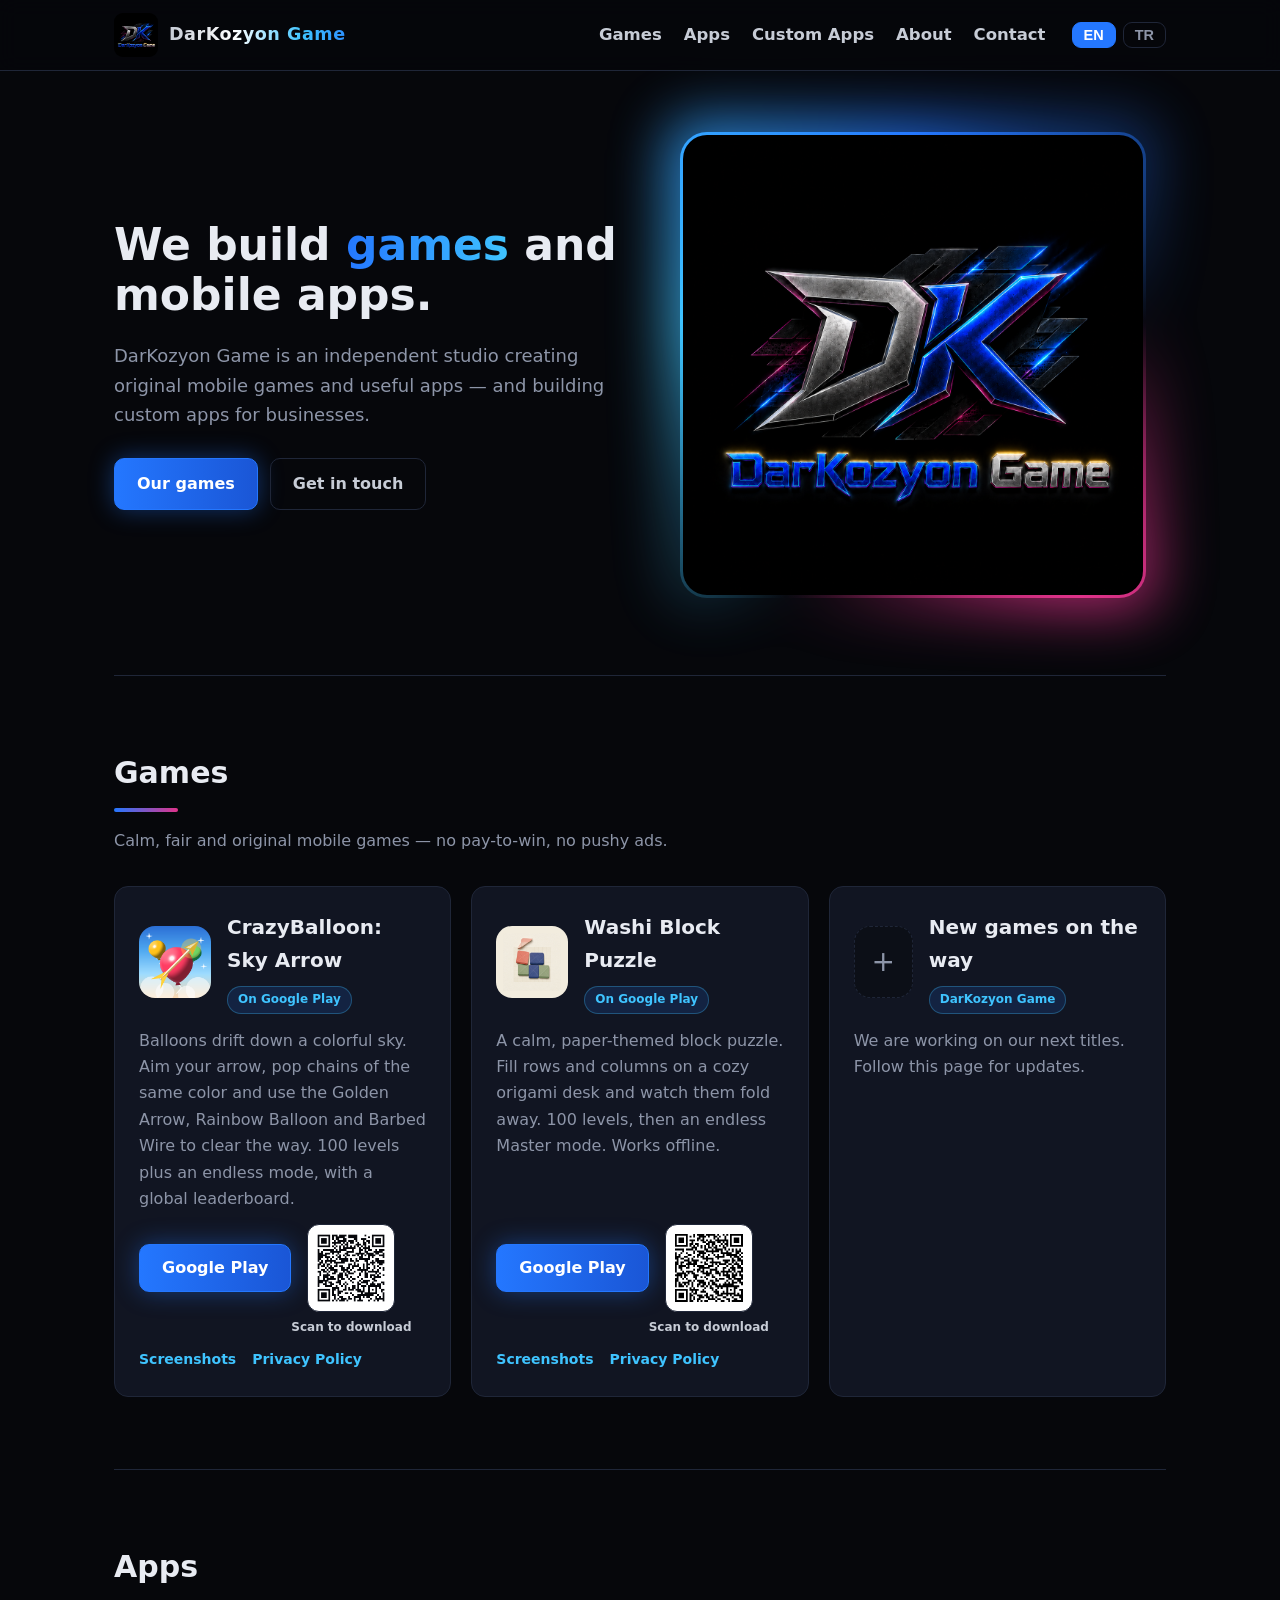
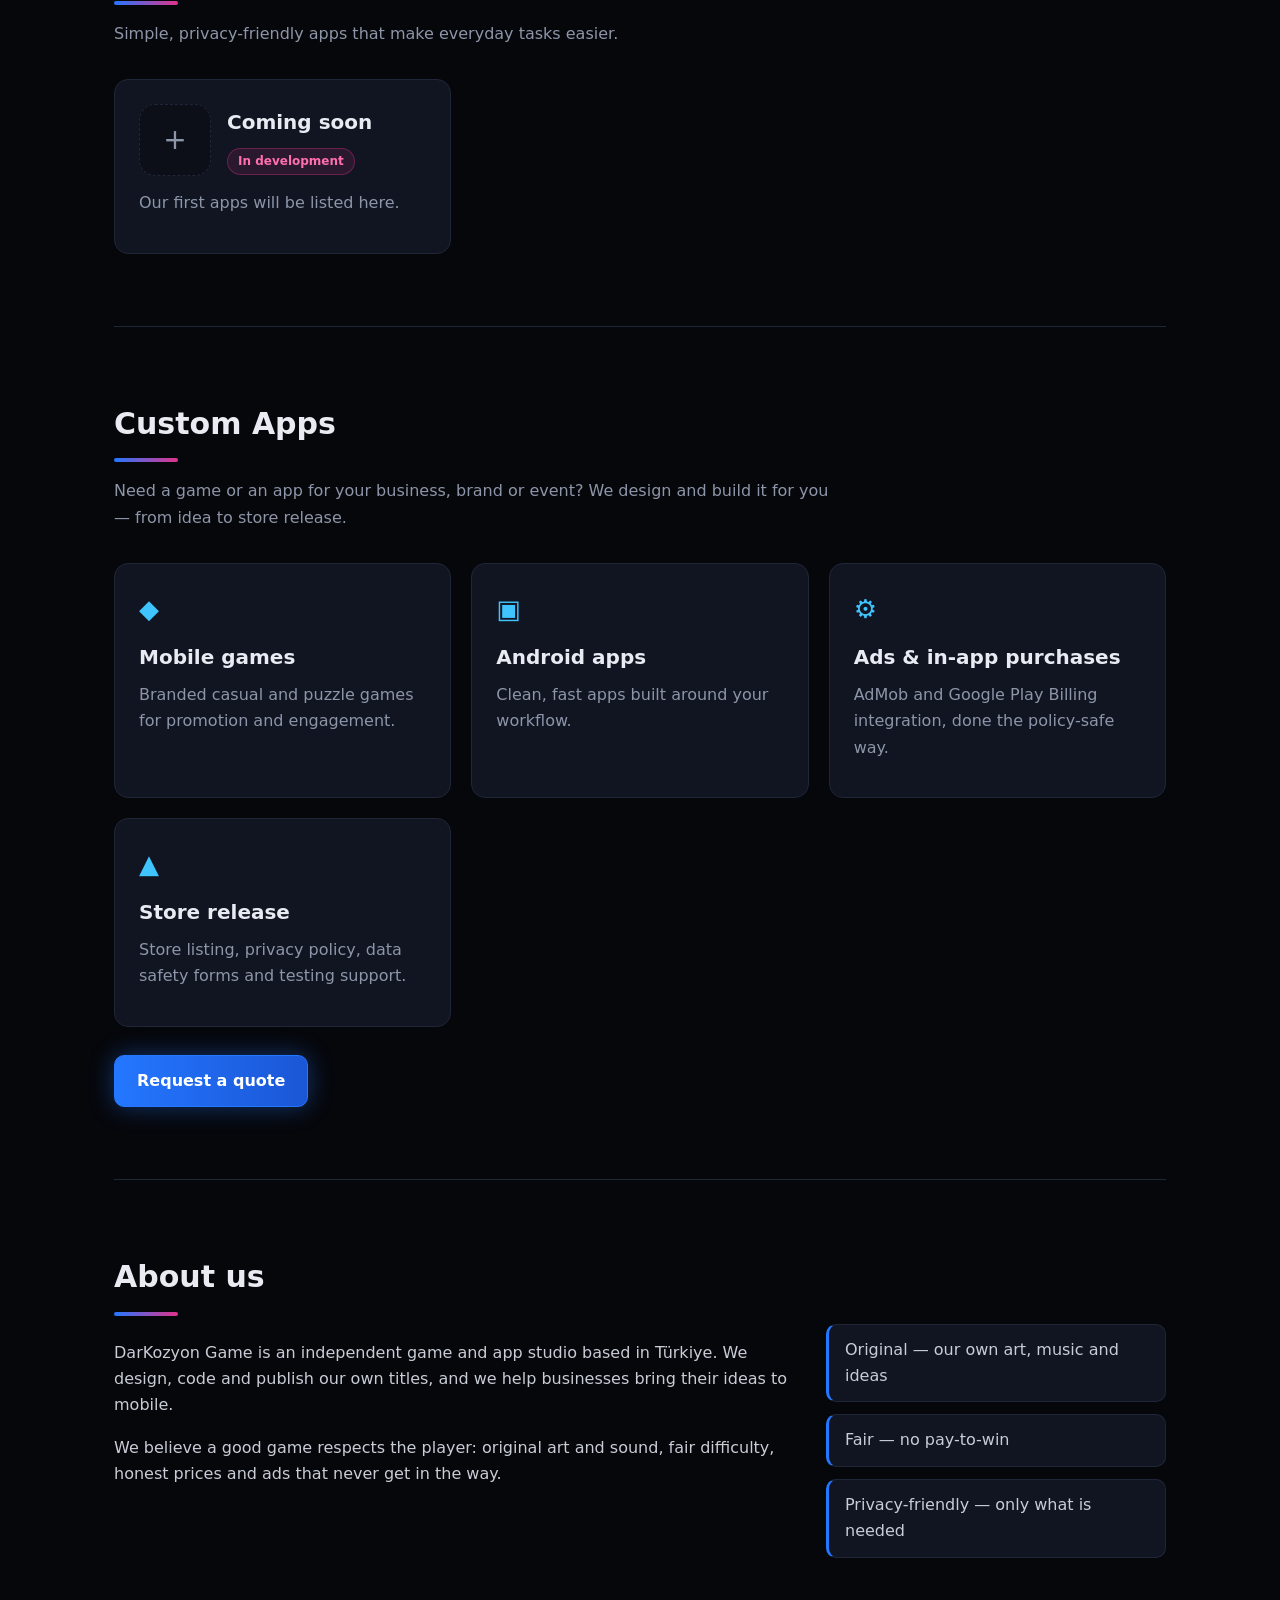
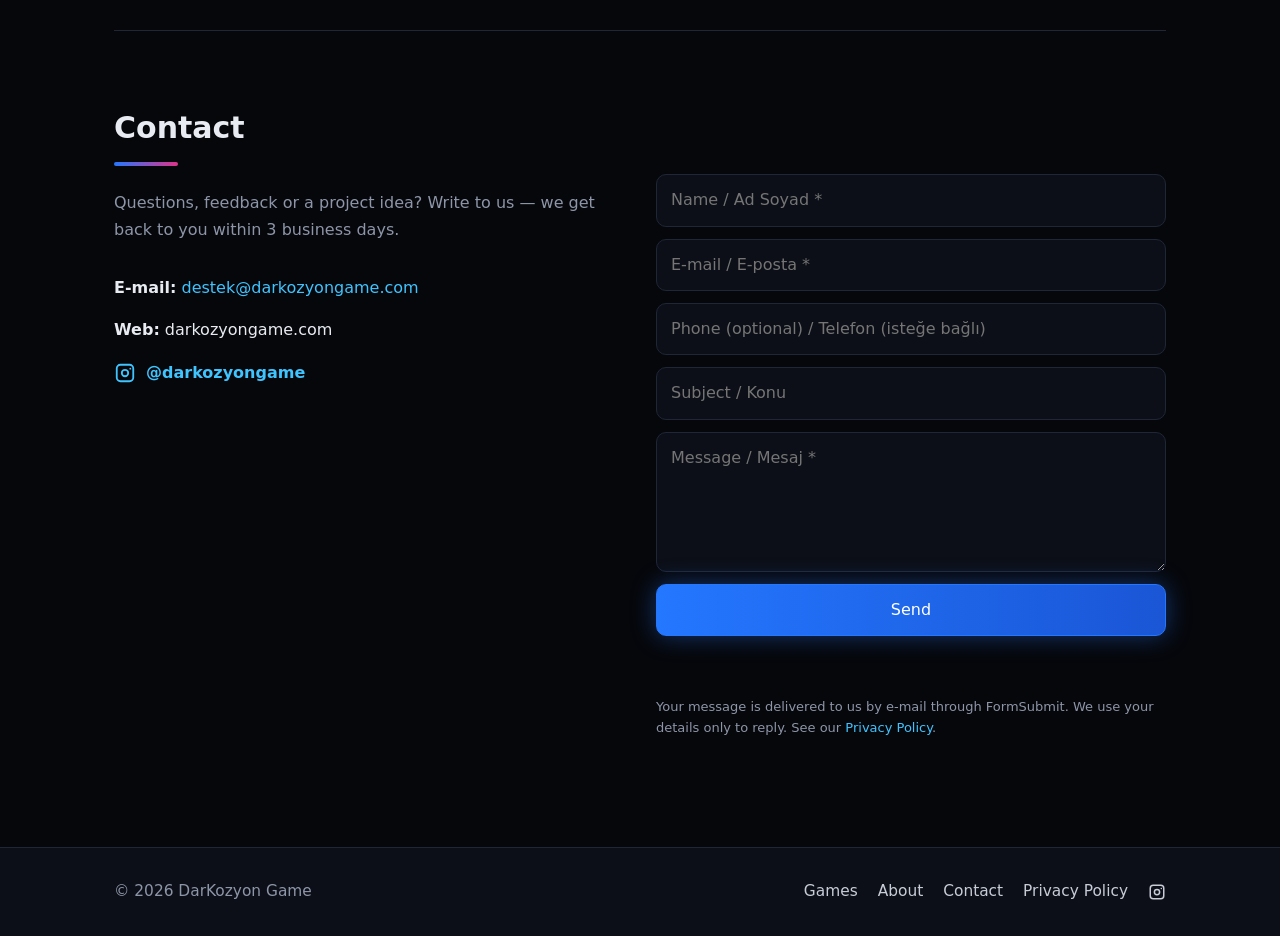
<file: index.html>
<!DOCTYPE html>
<html lang="en">
<head>
<meta charset="utf-8">
<meta name="viewport" content="width=device-width, initial-scale=1">
<title>DarKozyon Game</title>
<meta name="description" content="DarKozyon Game — independent mobile games and apps. Custom app development.">
<link rel="icon" href="assets/darkozyon_logo.png">
<link rel="stylesheet" href="style.css?v=20261128d">
</head>
<body class="en">

<header class="site-header">
  <nav class="nav">
    <a class="nav-brand" href="#top">
      <img src="assets/darkozyon_logo.png" alt="DarKozyon Game logo">
      <span class="brand-text">DarKozyon Game</span>
    </a>
    <div class="nav-links">
      <a href="#games"><span data-lang="en">Games</span><span data-lang="tr">Oyunlar</span></a>
      <a href="#apps"><span data-lang="en">Apps</span><span data-lang="tr">Uygulamalar</span></a>
      <a href="#custom"><span data-lang="en">Custom Apps</span><span data-lang="tr">Özel Uygulamalar</span></a>
      <a href="#about"><span data-lang="en">About</span><span data-lang="tr">Hakkımızda</span></a>
      <a href="#contact"><span data-lang="en">Contact</span><span data-lang="tr">İletişim</span></a>
    </div>
    <div class="lang">
      <button data-set="en">EN</button>
      <button data-set="tr">TR</button>
    </div>
  </nav>
</header>

<main id="top">

  <section class="hero">
    <div>
      <h1 data-lang="en">We build <span class="accent">games</span> and mobile apps.</h1>
      <h1 data-lang="tr">Oyunlar ve <span class="accent">mobil uygulamalar</span> geliştiriyoruz.</h1>
      <p data-lang="en">DarKozyon Game is an independent studio creating original mobile games and useful apps — and building custom apps for businesses.</p>
      <p data-lang="tr">DarKozyon Game; özgün mobil oyunlar ve kullanışlı uygulamalar üreten, işletmeler için özel uygulamalar geliştiren bağımsız bir stüdyodur.</p>
      <div class="buttons">
        <a class="btn btn-primary" href="#games"><span data-lang="en">Our games</span><span data-lang="tr">Oyunlarımız</span></a>
        <a class="btn btn-ghost" href="#contact"><span data-lang="en">Get in touch</span><span data-lang="tr">İletişime geç</span></a>
      </div>
    </div>
    <div class="logo-stage">
      <div class="logo-tilt">
        <div class="logo-ring"></div>
        <div class="logo-frame">
          <img class="hero-logo" src="assets/darkozyon_logo.png" alt="DarKozyon Game">
          <span class="logo-shine"></span>
        </div>
        <span class="spark s1"></span><span class="spark s2"></span><span class="spark s3"></span>
        <span class="spark s4"></span><span class="spark s5"></span><span class="spark s6"></span>
        <span class="spark s7"></span><span class="spark s8"></span>
      </div>
    </div>
  </section>

  <section id="games">
    <h2 class="section-title"><span data-lang="en">Games</span><span data-lang="tr">Oyunlar</span></h2>
    <p class="section-lead" data-lang="en">Calm, fair and original mobile games — no pay-to-win, no pushy ads.</p>
    <p class="section-lead" data-lang="tr">Sakin, adil ve özgün mobil oyunlar — parayla kazanma yok, rahatsız edici reklam yok.</p>
    <div class="grid">
      <article class="card">
        <a class="card-head" href="crazyballoon.html">
          <img src="assets/crazyballoon_icon.png" alt="CrazyBalloon: Sky Arrow">
          <div>
            <h3>CrazyBalloon: Sky Arrow</h3>
            <span class="tag" data-lang="en">On Google Play</span>
            <span class="tag" data-lang="tr">Google Play'de</span>
          </div>
        </a>
        <p data-lang="en">Balloons drift down a colorful sky. Aim your arrow, pop chains of the same color and use the Golden Arrow, Rainbow Balloon and Barbed Wire to clear the way. 100 levels plus an endless mode, with a global leaderboard.</p>
        <p data-lang="tr">Balonlar renkli gökyüzünden yavaşça iner. Okunla nişan al, aynı renkteki balonları zincirleme patlat; Altın Ok, Rengarenk Balon ve Dikenli Tel ile yolu aç. 100 level, sonsuz mod ve global skor tablosu.</p>
        <div class="store-row">
          <a class="btn btn-primary store-btn" href="https://play.google.com/store/apps/details?id=com.darkozyongame.crazyballoon" target="_blank" rel="noopener noreferrer">Google Play</a>
          <a class="store-qr" href="https://play.google.com/store/apps/details?id=com.darkozyongame.crazyballoon" target="_blank" rel="noopener noreferrer">
            <img src="assets/crazyballoon_play_qr.png" alt="QR code for CrazyBalloon: Sky Arrow on Google Play" width="88" height="88">
            <span data-lang="en">Scan to download</span>
            <span data-lang="tr">İndirmek için tara</span>
          </a>
        </div>
        <div class="card-links">
          <a href="crazyballoon.html"><span data-lang="en">Screenshots</span><span data-lang="tr">Ekran görüntüleri</span></a>
          <a href="crazyballoon-privacy.html"><span data-lang="en">Privacy Policy</span><span data-lang="tr">Gizlilik Politikası</span></a>
        </div>
      </article>
      <article class="card">
        <a class="card-head" href="washi.html">
          <img src="assets/icon.png" alt="Washi Block Puzzle">
          <div>
            <h3>Washi Block Puzzle</h3>
            <span class="tag" data-lang="en">On Google Play</span>
            <span class="tag" data-lang="tr">Google Play'de</span>
          </div>
        </a>
        <p data-lang="en">A calm, paper-themed block puzzle. Fill rows and columns on a cozy origami desk and watch them fold away. 100 levels, then an endless Master mode. Works offline.</p>
        <p data-lang="tr">Sakin, kağıt temalı bir blok bulmaca. Origami masasında satır ve sütunları doldur, katlanarak silinmelerini izle. 100 seviye, ardından sonsuz Master modu. İnternetsiz oynanır.</p>
        <div class="store-row">
          <a class="btn btn-primary store-btn" href="https://play.google.com/store/apps/details?id=com.darkozyongame.washiblockpuzzle" target="_blank" rel="noopener noreferrer">Google Play</a>
          <a class="store-qr" href="https://play.google.com/store/apps/details?id=com.darkozyongame.washiblockpuzzle" target="_blank" rel="noopener noreferrer">
            <img src="assets/washi_play_qr.png" alt="QR code for Washi Block Puzzle on Google Play" width="88" height="88">
            <span data-lang="en">Scan to download</span>
            <span data-lang="tr">İndirmek için tara</span>
          </a>
        </div>
        <div class="card-links">
          <a href="washi.html"><span data-lang="en">Screenshots</span><span data-lang="tr">Ekran görüntüleri</span></a>
          <a href="washi-privacy.html"><span data-lang="en">Privacy Policy</span><span data-lang="tr">Gizlilik Politikası</span></a>
        </div>
      </article>
      <article class="card">
        <div class="card-head">
          <div class="placeholder">+</div>
          <div>
            <h3 data-lang="en">New games on the way</h3>
            <h3 data-lang="tr">Yeni oyunlar yolda</h3>
            <span class="tag">DarKozyon Game</span>
          </div>
        </div>
        <p data-lang="en">We are working on our next titles. Follow this page for updates.</p>
        <p data-lang="tr">Sıradaki oyunlarımız üzerinde çalışıyoruz. Gelişmeler için bu sayfayı takip edin.</p>
      </article>
    </div>
  </section>

  <section id="apps">
    <h2 class="section-title"><span data-lang="en">Apps</span><span data-lang="tr">Uygulamalar</span></h2>
    <p class="section-lead" data-lang="en">Simple, privacy-friendly apps that make everyday tasks easier.</p>
    <p class="section-lead" data-lang="tr">Günlük işleri kolaylaştıran, gizliliğe saygılı sade uygulamalar.</p>
    <div class="grid">
      <article class="card">
        <div class="card-head">
          <div class="placeholder">+</div>
          <div>
            <h3 data-lang="en">Coming soon</h3>
            <h3 data-lang="tr">Yakında</h3>
            <span class="tag soon" data-lang="en">In development</span>
            <span class="tag soon" data-lang="tr">Geliştiriliyor</span>
          </div>
        </div>
        <p data-lang="en">Our first apps will be listed here.</p>
        <p data-lang="tr">İlk uygulamalarımız burada yer alacak.</p>
      </article>
    </div>
  </section>

  <section id="custom">
    <h2 class="section-title"><span data-lang="en">Custom Apps</span><span data-lang="tr">Özel Uygulamalar</span></h2>
    <p class="section-lead" data-lang="en">Need a game or an app for your business, brand or event? We design and build it for you — from idea to store release.</p>
    <p class="section-lead" data-lang="tr">İşletmeniz, markanız ya da etkinliğiniz için bir oyun veya uygulama mı lazım? Fikirden mağaza yayınına kadar sizin için tasarlayıp geliştiriyoruz.</p>
    <div class="grid">
      <article class="card">
        <div class="icon">◆</div>
        <h3 data-lang="en">Mobile games</h3><h3 data-lang="tr">Mobil oyunlar</h3>
        <p data-lang="en">Branded casual and puzzle games for promotion and engagement.</p>
        <p data-lang="tr">Tanıtım ve etkileşim için markanıza özel casual ve bulmaca oyunları.</p>
      </article>
      <article class="card">
        <div class="icon">▣</div>
        <h3 data-lang="en">Android apps</h3><h3 data-lang="tr">Android uygulamalar</h3>
        <p data-lang="en">Clean, fast apps built around your workflow.</p>
        <p data-lang="tr">İş akışınıza göre tasarlanmış sade ve hızlı uygulamalar.</p>
      </article>
      <article class="card">
        <div class="icon">⚙</div>
        <h3 data-lang="en">Ads &amp; in-app purchases</h3><h3 data-lang="tr">Reklam ve uygulama içi satın alma</h3>
        <p data-lang="en">AdMob and Google Play Billing integration, done the policy-safe way.</p>
        <p data-lang="tr">AdMob ve Google Play Billing entegrasyonu, mağaza kurallarına uygun şekilde.</p>
      </article>
      <article class="card">
        <div class="icon">▲</div>
        <h3 data-lang="en">Store release</h3><h3 data-lang="tr">Mağaza yayını</h3>
        <p data-lang="en">Store listing, privacy policy, data safety forms and testing support.</p>
        <p data-lang="tr">Mağaza sayfası, gizlilik politikası, veri güvenliği formları ve test desteği.</p>
      </article>
    </div>
    <div class="buttons" style="margin-top: 28px;">
      <a class="btn btn-primary" href="#contact"><span data-lang="en">Request a quote</span><span data-lang="tr">Teklif isteyin</span></a>
    </div>
  </section>

  <section id="about">
    <h2 class="section-title"><span data-lang="en">About us</span><span data-lang="tr">Hakkımızda</span></h2>
    <div class="about">
      <div>
        <p data-lang="en">DarKozyon Game is an independent game and app studio based in Türkiye. We design, code and publish our own titles, and we help businesses bring their ideas to mobile.</p>
        <p data-lang="tr">DarKozyon Game, Türkiye merkezli bağımsız bir oyun ve uygulama stüdyosudur. Kendi oyunlarımızı tasarlıyor, kodluyor ve yayınlıyoruz; işletmelerin fikirlerini mobile taşımalarına da yardımcı oluyoruz.</p>
        <p data-lang="en">We believe a good game respects the player: original art and sound, fair difficulty, honest prices and ads that never get in the way.</p>
        <p data-lang="tr">İyi bir oyunun oyuncuya saygı duyduğuna inanıyoruz: özgün görsel ve ses, adil zorluk, dürüst fiyatlar ve oyunun önüne geçmeyen reklamlar.</p>
      </div>
      <ul class="values">
        <li><span data-lang="en">Original — our own art, music and ideas</span><span data-lang="tr">Özgün — kendi görselimiz, müziğimiz ve fikirlerimiz</span></li>
        <li><span data-lang="en">Fair — no pay-to-win</span><span data-lang="tr">Adil — parayla kazanma yok</span></li>
        <li><span data-lang="en">Privacy-friendly — only what is needed</span><span data-lang="tr">Gizliliğe saygılı — yalnızca gerekeni</span></li>
      </ul>
    </div>
  </section>

  <section id="contact">
    <h2 class="section-title"><span data-lang="en">Contact</span><span data-lang="tr">İletişim</span></h2>
    <div class="contact">
      <div>
        <p class="section-lead" data-lang="en">Questions, feedback or a project idea? Write to us — we get back to you within 3 business days.</p>
        <p class="section-lead" data-lang="tr">Sorunuz, geri bildiriminiz ya da proje fikriniz mi var? Bize yazın — 3 iş günü içinde geri dönüyoruz.</p>
        <p><strong>E-mail:</strong> <a href="mailto:destek@darkozyongame.com">destek@darkozyongame.com</a></p>
        <p><strong>Web:</strong> darkozyongame.com</p>
        <p class="social-row">
          <a class="social-link" href="https://www.instagram.com/darkozyongame/" target="_blank" rel="noopener noreferrer" aria-label="Instagram @darkozyongame">
            <svg class="social-icon" viewBox="0 0 24 24" aria-hidden="true" focusable="false">
              <path fill="currentColor" d="M7 2h10a5 5 0 0 1 5 5v10a5 5 0 0 1-5 5H7a5 5 0 0 1-5-5V7a5 5 0 0 1 5-5zm0 2a3 3 0 0 0-3 3v10a3 3 0 0 0 3 3h10a3 3 0 0 0 3-3V7a3 3 0 0 0-3-3H7zm5 3.5A4.5 4.5 0 1 1 7.5 12 4.5 4.5 0 0 1 12 7.5zm0 2A2.5 2.5 0 1 0 14.5 12 2.5 2.5 0 0 0 12 9.5zM17.75 6.25a1 1 0 1 1-1 1 1 1 0 0 1 1-1z"/>
            </svg>
            <span>@darkozyongame</span>
          </a>
        </p>
      </div>
      <form id="contact-form">
        <input name="name" type="text" autocomplete="name" required minlength="2" maxlength="80" placeholder="Name / Ad Soyad *">
        <input name="email" type="email" autocomplete="email" required maxlength="120" placeholder="E-mail / E-posta *">
        <input name="phone" type="tel" autocomplete="tel" maxlength="25" pattern="[0-9+\(\)\s\-]{7,25}" placeholder="Phone (optional) / Telefon (isteğe bağlı)">
        <input name="subject" type="text" maxlength="120" placeholder="Subject / Konu">
        <textarea name="message" required minlength="10" maxlength="3000" placeholder="Message / Mesaj *"></textarea>
        <input type="text" name="_honey" class="honey" tabindex="-1" autocomplete="off" aria-hidden="true">
        <button class="btn btn-primary" type="submit"><span data-lang="en">Send</span><span data-lang="tr">Gönder</span></button>
        <p class="form-status" id="form-status" role="status"></p>
        <p class="note" data-lang="en">Your message is delivered to us by e-mail through FormSubmit. We use your details only to reply. See our <a href="privacy.html">Privacy Policy</a>.</p>
        <p class="note" data-lang="tr">Mesajınız FormSubmit aracılığıyla bize e-posta olarak iletilir. Bilgilerinizi yalnızca size yanıt vermek için kullanırız. <a href="privacy.html">Gizlilik Politikası</a>.</p>
      </form>
    </div>
  </section>

</main>

<footer class="site-footer">
  <div class="footer-inner">
    <span>© <span id="year">2026</span> DarKozyon Game</span>
    <div class="footer-links">
      <a href="#games"><span data-lang="en">Games</span><span data-lang="tr">Oyunlar</span></a>
      <a href="#about"><span data-lang="en">About</span><span data-lang="tr">Hakkımızda</span></a>
      <a href="#contact"><span data-lang="en">Contact</span><span data-lang="tr">İletişim</span></a>
      <a href="privacy.html"><span data-lang="en">Privacy Policy</span><span data-lang="tr">Gizlilik Politikası</span></a>
      <a class="social-link footer-social" href="https://www.instagram.com/darkozyongame/" target="_blank" rel="noopener noreferrer" aria-label="Instagram @darkozyongame" title="Instagram">
        <svg class="social-icon" viewBox="0 0 24 24" aria-hidden="true" focusable="false">
          <path fill="currentColor" d="M7 2h10a5 5 0 0 1 5 5v10a5 5 0 0 1-5 5H7a5 5 0 0 1-5-5V7a5 5 0 0 1 5-5zm0 2a3 3 0 0 0-3 3v10a3 3 0 0 0 3 3h10a3 3 0 0 0 3-3V7a3 3 0 0 0-3-3H7zm5 3.5A4.5 4.5 0 1 1 7.5 12 4.5 4.5 0 0 1 12 7.5zm0 2A2.5 2.5 0 1 0 14.5 12 2.5 2.5 0 0 0 12 9.5zM17.75 6.25a1 1 0 1 1-1 1 1 1 0 0 1 1-1z"/>
        </svg>
      </a>
    </div>
  </div>
</footer>

<script src="main.js"></script>
</body>
</html>
</file>
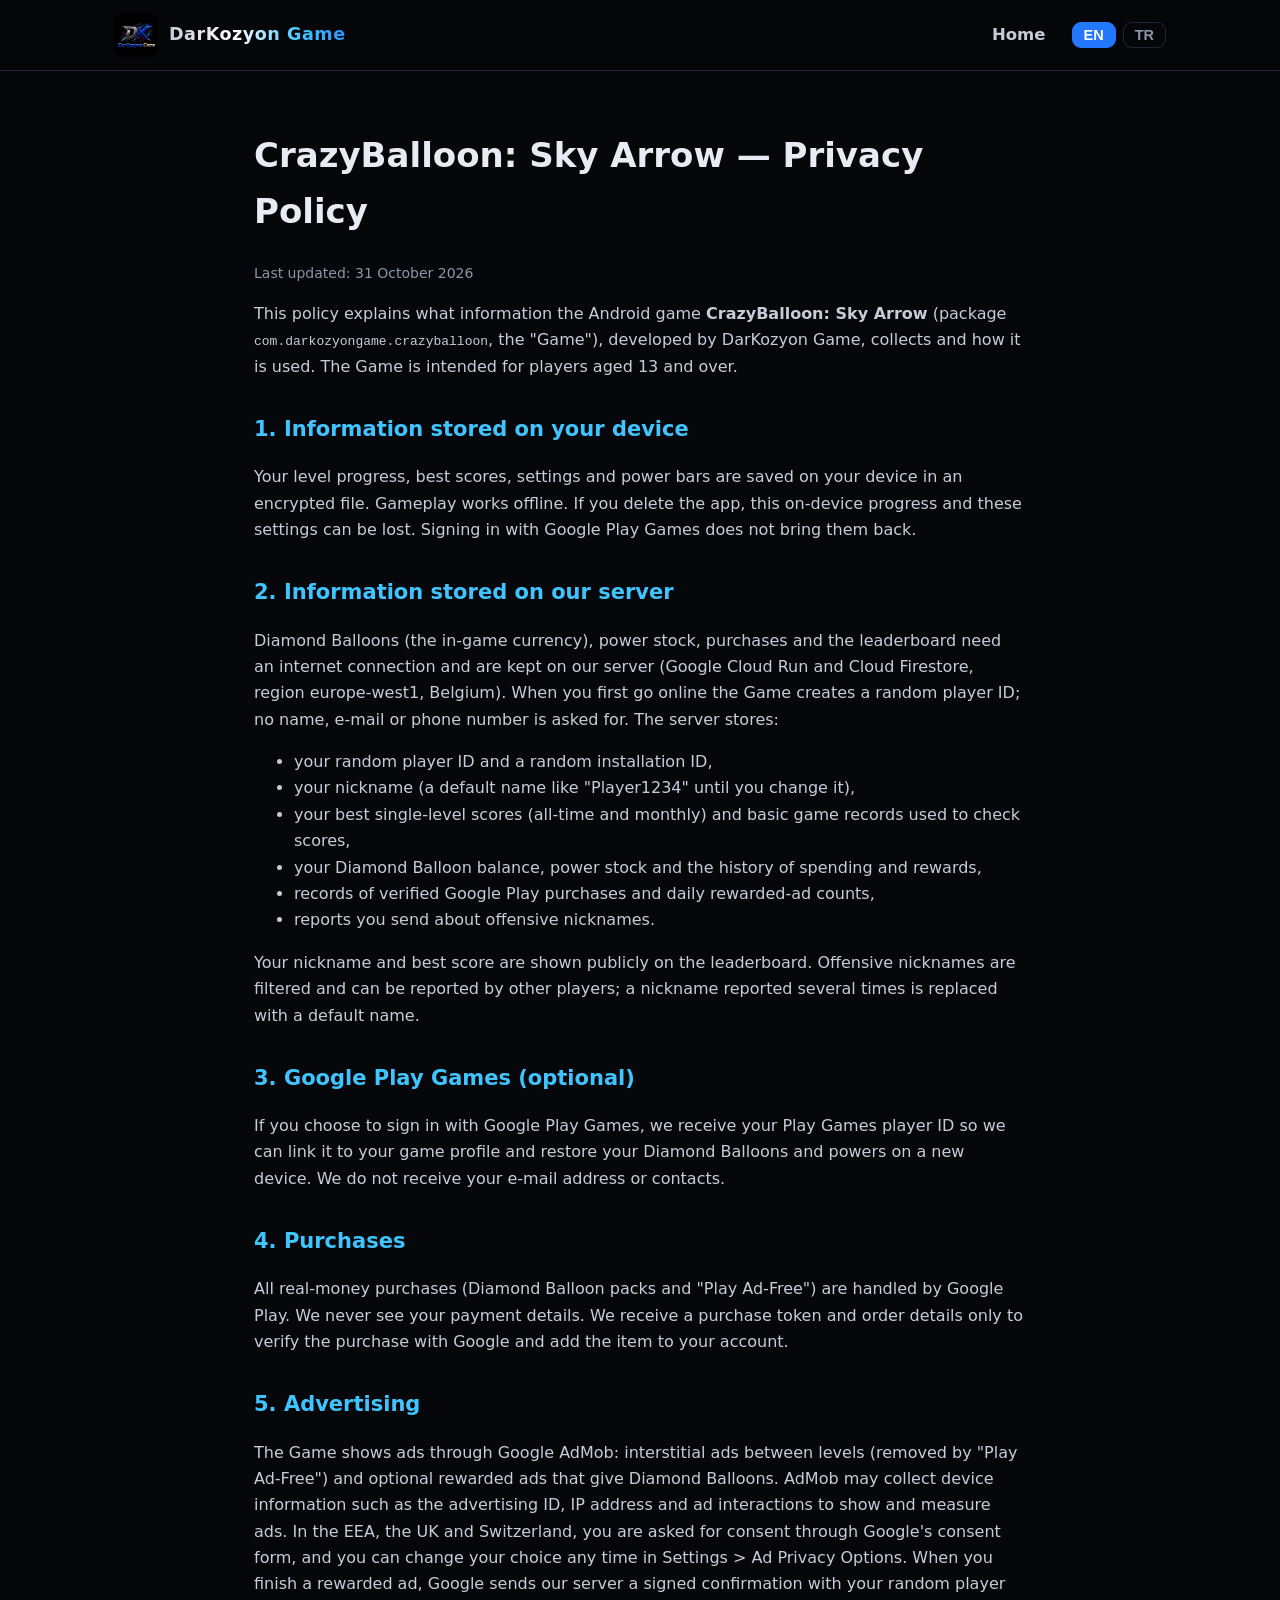
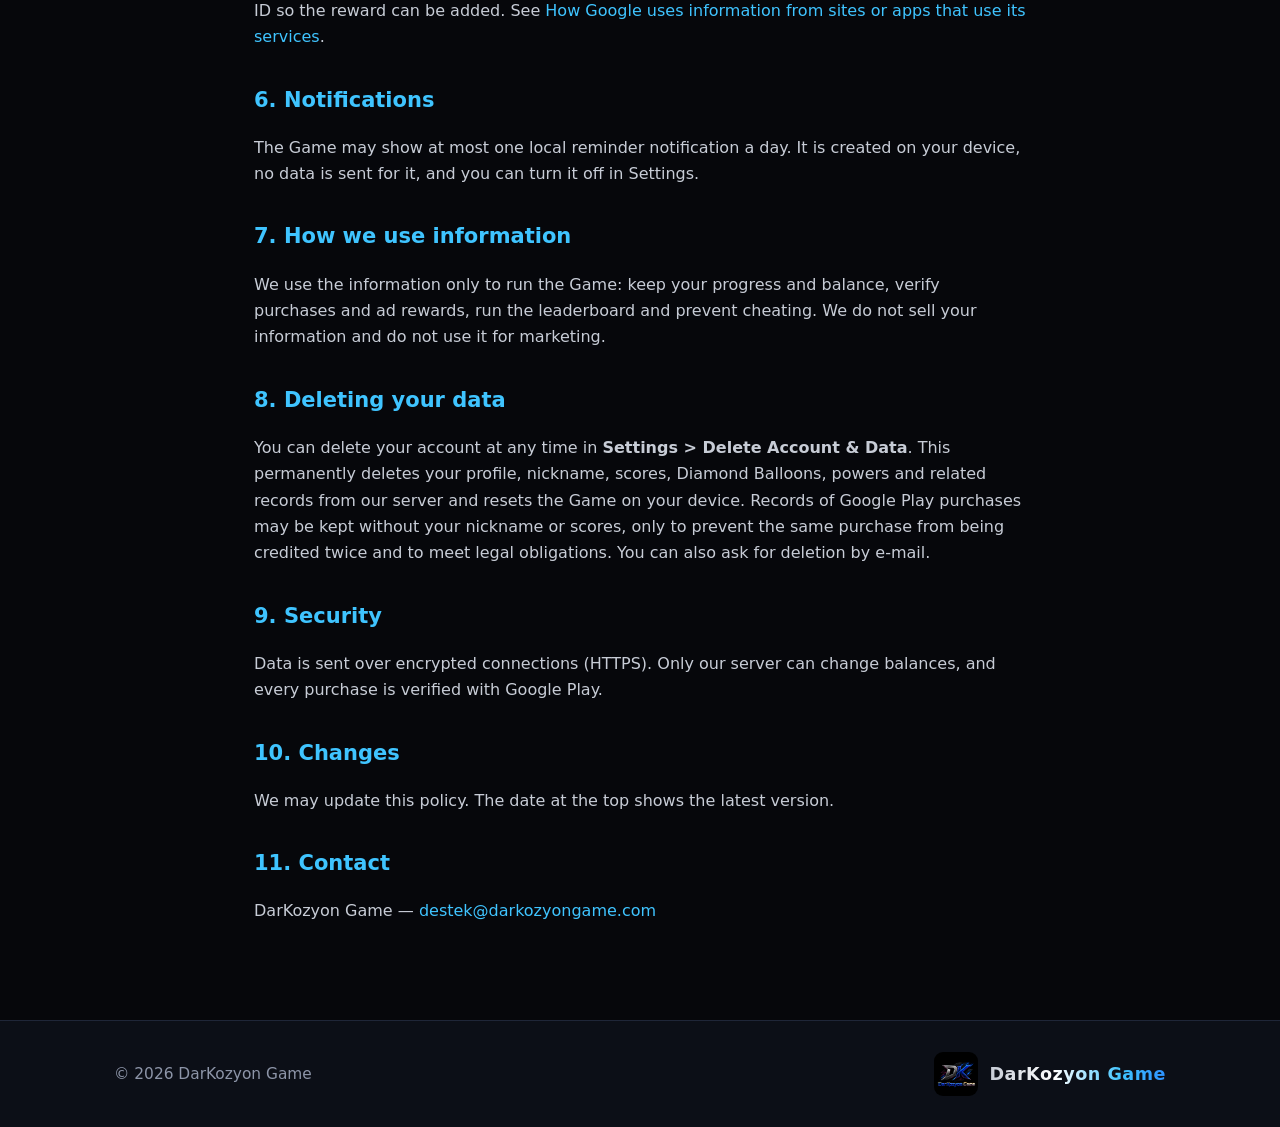
<file: crazyballoon-privacy.html>
<!DOCTYPE html>
<html lang="en">
<head>
<meta charset="utf-8">
<meta name="viewport" content="width=device-width, initial-scale=1">
<title>DarKozyon Game</title>
<link rel="icon" href="assets/darkozyon_logo.png">
<link rel="stylesheet" href="style.css?v=20261031b">
</head>
<body class="en">

<header class="site-header">
  <nav class="nav">
    <a class="nav-brand" href="index.html">
      <img src="assets/darkozyon_logo.png" alt="DarKozyon Game logo">
      <span class="brand-text">DarKozyon Game</span>
    </a>
    <div class="nav-links">
      <a href="index.html"><span data-lang="en">Home</span><span data-lang="tr">Ana Sayfa</span></a>
    </div>
    <div class="lang">
      <button data-set="en">EN</button>
      <button data-set="tr">TR</button>
    </div>
  </nav>
</header>

<main class="doc">

  <div data-lang="en">
    <h1>CrazyBalloon: Sky Arrow — Privacy Policy</h1>
    <p class="updated">Last updated: 31 October 2026</p>
    <p>This policy explains what information the Android game <strong>CrazyBalloon: Sky Arrow</strong> (package <code>com.darkozyongame.crazyballoon</code>, the "Game"), developed by DarKozyon Game, collects and how it is used. The Game is intended for players aged 13 and over.</p>

    <h2>1. Information stored on your device</h2>
    <p>Your level progress, best scores, settings and power bars are saved on your device in an encrypted file. Gameplay works offline. If you delete the app, this on-device progress and these settings can be lost. Signing in with Google Play Games does not bring them back.</p>

    <h2>2. Information stored on our server</h2>
    <p>Diamond Balloons (the in-game currency), power stock, purchases and the leaderboard need an internet connection and are kept on our server (Google Cloud Run and Cloud Firestore, region europe-west1, Belgium). When you first go online the Game creates a random player ID; no name, e-mail or phone number is asked for. The server stores:</p>
    <ul>
      <li>your random player ID and a random installation ID,</li>
      <li>your nickname (a default name like "Player1234" until you change it),</li>
      <li>your best single-level scores (all-time and monthly) and basic game records used to check scores,</li>
      <li>your Diamond Balloon balance, power stock and the history of spending and rewards,</li>
      <li>records of verified Google Play purchases and daily rewarded-ad counts,</li>
      <li>reports you send about offensive nicknames.</li>
    </ul>
    <p>Your nickname and best score are shown publicly on the leaderboard. Offensive nicknames are filtered and can be reported by other players; a nickname reported several times is replaced with a default name.</p>

    <h2>3. Google Play Games (optional)</h2>
    <p>If you choose to sign in with Google Play Games, we receive your Play Games player ID so we can link it to your game profile and restore your Diamond Balloons and powers on a new device. We do not receive your e-mail address or contacts.</p>

    <h2>4. Purchases</h2>
    <p>All real-money purchases (Diamond Balloon packs and "Play Ad-Free") are handled by Google Play. We never see your payment details. We receive a purchase token and order details only to verify the purchase with Google and add the item to your account.</p>

    <h2>5. Advertising</h2>
    <p>The Game shows ads through Google AdMob: interstitial ads between levels (removed by "Play Ad-Free") and optional rewarded ads that give Diamond Balloons. AdMob may collect device information such as the advertising ID, IP address and ad interactions to show and measure ads. In the EEA, the UK and Switzerland, you are asked for consent through Google's consent form, and you can change your choice any time in Settings &gt; Ad Privacy Options. When you finish a rewarded ad, Google sends our server a signed confirmation with your random player ID so the reward can be added. See <a href="https://policies.google.com/technologies/partner-sites">How Google uses information from sites or apps that use its services</a>.</p>

    <h2>6. Notifications</h2>
    <p>The Game may show at most one local reminder notification a day. It is created on your device, no data is sent for it, and you can turn it off in Settings.</p>

    <h2>7. How we use information</h2>
    <p>We use the information only to run the Game: keep your progress and balance, verify purchases and ad rewards, run the leaderboard and prevent cheating. We do not sell your information and do not use it for marketing.</p>

    <h2>8. Deleting your data</h2>
    <p>You can delete your account at any time in <strong>Settings &gt; Delete Account &amp; Data</strong>. This permanently deletes your profile, nickname, scores, Diamond Balloons, powers and related records from our server and resets the Game on your device. Records of Google Play purchases may be kept without your nickname or scores, only to prevent the same purchase from being credited twice and to meet legal obligations. You can also ask for deletion by e-mail.</p>

    <h2>9. Security</h2>
    <p>Data is sent over encrypted connections (HTTPS). Only our server can change balances, and every purchase is verified with Google Play.</p>

    <h2>10. Changes</h2>
    <p>We may update this policy. The date at the top shows the latest version.</p>

    <h2>11. Contact</h2>
    <p>DarKozyon Game — <a href="mailto:destek@darkozyongame.com">destek@darkozyongame.com</a></p>
  </div>

  <div data-lang="tr">
    <h1>CrazyBalloon: Sky Arrow — Gizlilik Politikası</h1>
    <p class="updated">Son güncelleme: 31 Ekim 2026</p>
    <p>Bu politika, DarKozyon Game tarafından geliştirilen Android oyunu <strong>CrazyBalloon: Sky Arrow</strong>'un (paket <code>com.darkozyongame.crazyballoon</code>, "Oyun") hangi bilgileri topladığını ve nasıl kullandığını açıklar. Oyun 13 yaş ve üzeri oyunculara yöneliktir.</p>

    <h2>1. Cihazınızda saklanan bilgiler</h2>
    <p>Level ilerlemeniz, en iyi skorlarınız, ayarlarınız ve güç barlarınız cihazınızda şifreli bir dosyada saklanır. Oynanış internetsiz çalışır. Uygulamayı silerseniz cihazdaki bu ilerleme ve ayarlar kaybolabilir. Google Play Games girişi bunları geri getirmez.</p>

    <h2>2. Sunucumuzda saklanan bilgiler</h2>
    <p>Elmas Balon (oyun içi para), güç stoğu, satın almalar ve skor tablosu internet ister ve sunucumuzda (Google Cloud Run ve Cloud Firestore, europe-west1 bölgesi, Belçika) tutulur. İlk kez internete bağlandığınızda Oyun rastgele bir oyuncu kimliği oluşturur; ad, e-posta veya telefon numarası istenmez. Sunucuda şunlar saklanır:</p>
    <ul>
      <li>rastgele oyuncu kimliğiniz ve rastgele kurulum kimliği,</li>
      <li>takma adınız (siz değiştirene kadar "Player1234" gibi varsayılan bir ad),</li>
      <li>tek bölümdeki en iyi skorlarınız (tüm zamanlar ve aylık) ve skorları kontrol etmek için kullanılan temel oyun kayıtları,</li>
      <li>Elmas Balon bakiyeniz, güç stoğunuz ve harcama / ödül geçmişi,</li>
      <li>doğrulanmış Google Play satın alma kayıtları ve günlük ödüllü reklam sayıları,</li>
      <li>uygunsuz takma adlar hakkında gönderdiğiniz bildirimler.</li>
    </ul>
    <p>Takma adınız ve en iyi skorunuz skor tablosunda herkese açık görünür. Uygunsuz takma adlar filtrelenir ve diğer oyuncular tarafından bildirilebilir; birden çok kez bildirilen takma ad varsayılan bir adla değiştirilir.</p>

    <h2>3. Google Play Games (isteğe bağlı)</h2>
    <p>Google Play Games ile giriş yapmayı seçerseniz, Play Games oyuncu kimliğinizi alırız; böylece onu oyun profilinize bağlar, yeni bir cihazda Elmas Balon ve güçlerinizi geri yükleriz. E-posta adresinizi veya kişilerinizi almayız.</p>

    <h2>4. Satın almalar</h2>
    <p>Gerçek parayla yapılan tüm satın almalar (Elmas Balon paketleri ve "Reklamsız Oyna") Google Play üzerinden yapılır. Ödeme bilgilerinizi hiçbir zaman görmeyiz. Satın almayı Google'a doğrulatıp ürünü hesabınıza eklemek için yalnızca satın alma anahtarını ve sipariş bilgilerini alırız.</p>

    <h2>5. Reklamlar</h2>
    <p>Oyun, Google AdMob üzerinden reklam gösterir: bölümler arasında geçiş reklamları ("Reklamsız Oyna" ile kaldırılır) ve Elmas Balon kazandıran isteğe bağlı ödüllü reklamlar. AdMob, reklamları göstermek ve ölçmek için reklam kimliği, IP adresi ve reklam etkileşimleri gibi cihaz bilgilerini toplayabilir. AEA, Birleşik Krallık ve İsviçre'de Google'ın izin formuyla onayınız istenir; seçiminizi istediğiniz zaman Ayarlar &gt; Reklam Gizlilik Seçenekleri'nden değiştirebilirsiniz. Ödüllü reklamı bitirdiğinizde Google, ödülün eklenmesi için sunucumuza rastgele oyuncu kimliğinizle imzalı bir onay gönderir. Ayrıntılar: <a href="https://policies.google.com/technologies/partner-sites?hl=tr">Google, hizmetlerini kullanan sitelerden veya uygulamalardan gelen bilgileri nasıl kullanır</a>.</p>

    <h2>6. Bildirimler</h2>
    <p>Oyun günde en fazla bir yerel hatırlatma bildirimi gösterebilir. Bildirim cihazınızda oluşturulur, bunun için hiçbir veri gönderilmez ve Ayarlar'dan kapatabilirsiniz.</p>

    <h2>7. Bilgileri nasıl kullanırız</h2>
    <p>Bilgileri yalnızca Oyunu çalıştırmak için kullanırız: ilerlemenizi ve bakiyenizi korumak, satın almaları ve reklam ödüllerini doğrulamak, skor tablosunu çalıştırmak ve hileyi önlemek. Bilgilerinizi satmayız ve pazarlama için kullanmayız.</p>

    <h2>8. Verilerinizi silme</h2>
    <p>Hesabınızı istediğiniz zaman <strong>Ayarlar &gt; Hesabı ve Verileri Sil</strong> bölümünden silebilirsiniz. Bu işlem profilinizi, takma adınızı, skorlarınızı, Elmas Balonlarınızı, güçlerinizi ve ilgili kayıtları sunucumuzdan kalıcı olarak siler ve cihazınızdaki Oyunu sıfırlar. Google Play satın alma kayıtları, yalnızca aynı satın almanın iki kez eklenmesini önlemek ve yasal yükümlülükleri yerine getirmek için takma adınız veya skorlarınız olmadan saklanabilir. Silme talebini e-postayla da iletebilirsiniz.</p>

    <h2>9. Güvenlik</h2>
    <p>Veriler şifreli bağlantılarla (HTTPS) gönderilir. Bakiyeleri yalnızca sunucumuz değiştirebilir ve her satın alma Google Play'e doğrulatılır.</p>

    <h2>10. Değişiklikler</h2>
    <p>Bu politikayı güncelleyebiliriz. En üstteki tarih en son sürümü gösterir.</p>

    <h2>11. İletişim</h2>
    <p>DarKozyon Game — <a href="mailto:destek@darkozyongame.com">destek@darkozyongame.com</a></p>
  </div>

</main>

<footer class="site-footer">
  <div class="footer-inner">
    <span>© <span id="year">2026</span> DarKozyon Game</span>
    <a class="nav-brand" href="index.html">
      <img src="assets/darkozyon_logo.png" alt="DarKozyon Game logo">
      <span class="brand-text">DarKozyon Game</span>
    </a>
  </div>
</footer>

<script src="main.js"></script>
</body>
</html>
</file>
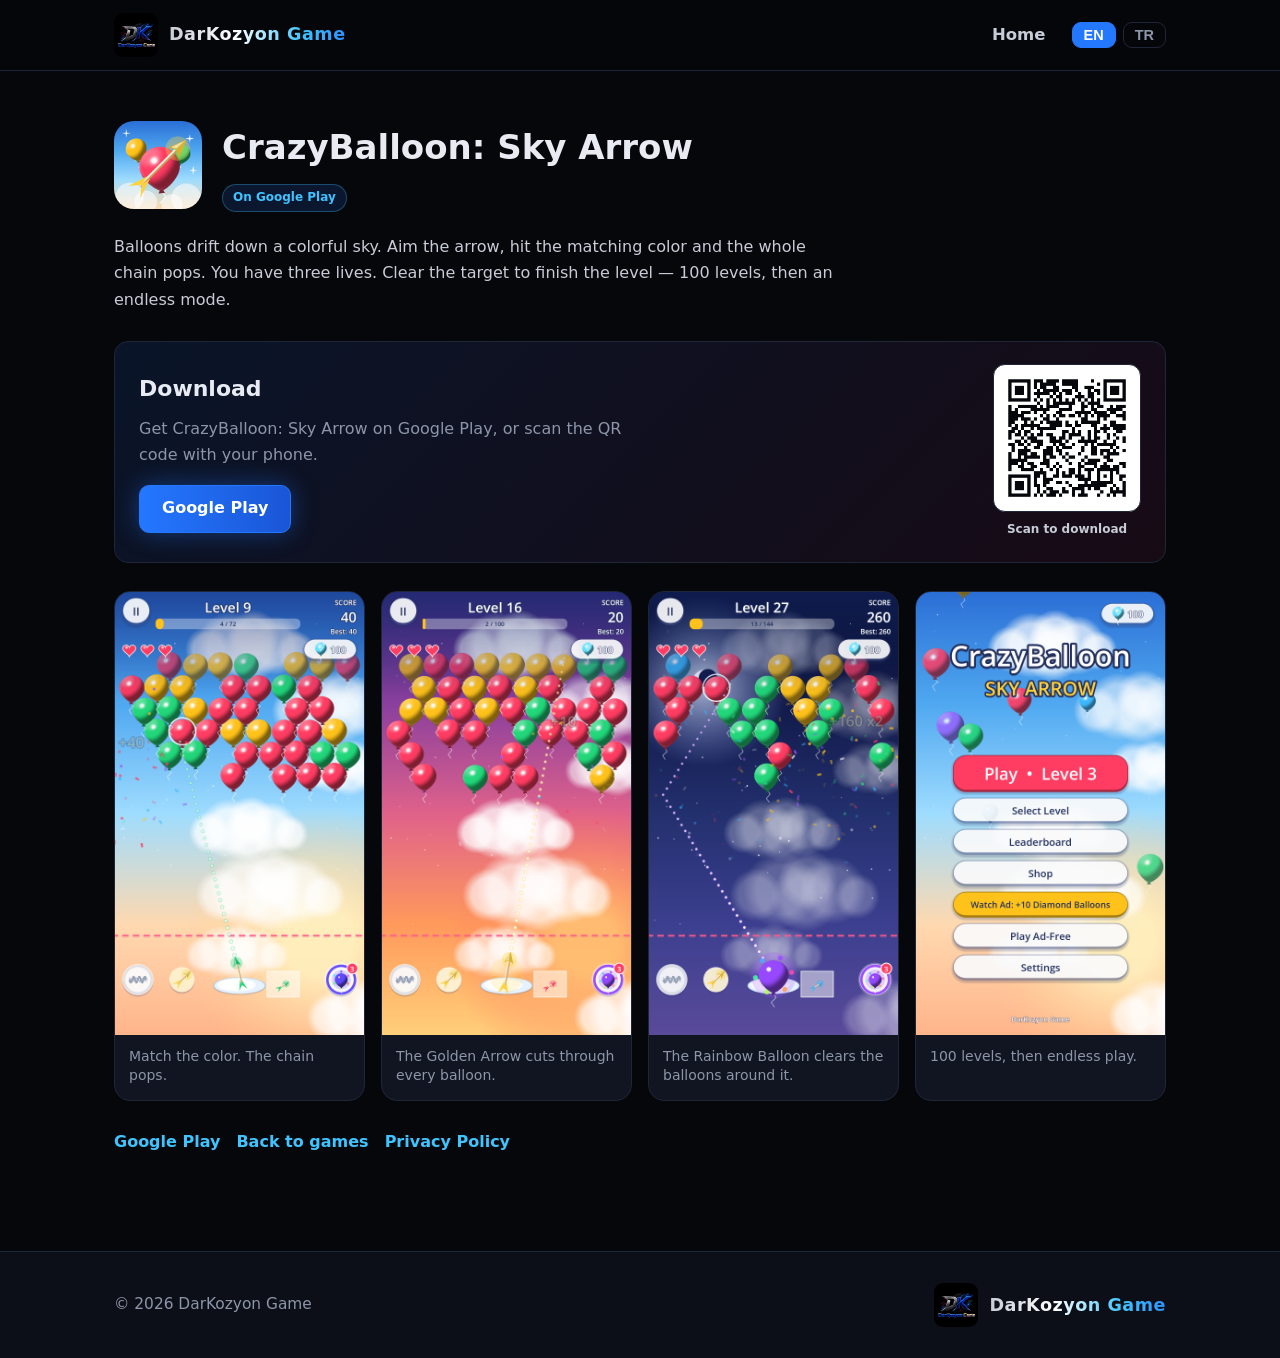
<file: crazyballoon.html>
<!DOCTYPE html>
<html lang="en">
<head>
<meta charset="utf-8">
<meta name="viewport" content="width=device-width, initial-scale=1">
<title>DarKozyon Game</title>
<meta name="description" content="CrazyBalloon: Sky Arrow — aim, match colors and pop balloon chains. 100 levels and an endless mode.">
<link rel="icon" href="assets/darkozyon_logo.png">
<link rel="stylesheet" href="style.css?v=20261128d">
</head>
<body class="en">

<header class="site-header">
  <nav class="nav">
    <a class="nav-brand" href="index.html">
      <img src="assets/darkozyon_logo.png" alt="DarKozyon Game logo">
      <span class="brand-text">DarKozyon Game</span>
    </a>
    <div class="nav-links">
      <a href="index.html"><span data-lang="en">Home</span><span data-lang="tr">Ana Sayfa</span></a>
    </div>
    <div class="lang">
      <button data-set="en">EN</button>
      <button data-set="tr">TR</button>
    </div>
  </nav>
</header>

<main class="game-page">
  <div class="game-top">
    <img src="assets/crazyballoon_icon.png" alt="CrazyBalloon: Sky Arrow">
    <div>
      <h1>CrazyBalloon: Sky Arrow</h1>
      <span class="tag" data-lang="en">On Google Play</span>
      <span class="tag" data-lang="tr">Google Play'de</span>
    </div>
  </div>

  <p class="game-lead" data-lang="en">Balloons drift down a colorful sky. Aim the arrow, hit the matching color and the whole chain pops. You have three lives. Clear the target to finish the level — 100 levels, then an endless mode.</p>
  <p class="game-lead" data-lang="tr">Balonlar renkli gökyüzünden iner. Oku nişan al, aynı rengi vur, zincir patlasın. Üç canın vardır. Hedefi tutturunca bölüm biter. 100 bölüm, ardından sonsuz mod.</p>

  <div class="store-panel">
    <div>
      <h2 class="store-title"><span data-lang="en">Download</span><span data-lang="tr">İndir</span></h2>
      <p class="store-copy" data-lang="en">Get CrazyBalloon: Sky Arrow on Google Play, or scan the QR code with your phone.</p>
      <p class="store-copy" data-lang="tr">CrazyBalloon: Sky Arrow'u Google Play'den indirin veya QR kodu telefonunuzla tarayın.</p>
      <a class="btn btn-primary store-btn" href="https://play.google.com/store/apps/details?id=com.darkozyongame.crazyballoon" target="_blank" rel="noopener noreferrer">Google Play</a>
    </div>
    <a class="store-qr store-qr-lg" href="https://play.google.com/store/apps/details?id=com.darkozyongame.crazyballoon" target="_blank" rel="noopener noreferrer">
      <img src="assets/crazyballoon_play_qr.png" alt="QR code for CrazyBalloon: Sky Arrow on Google Play" width="148" height="148">
      <span data-lang="en">Scan to download</span>
      <span data-lang="tr">İndirmek için tara</span>
    </a>
  </div>

  <div class="shots">
    <figure class="shot">
      <img data-lang="en" src="assets/crazyballoon/01_gameplay_en.png" alt="An arrow aimed at a matching green balloon">
      <img data-lang="tr" src="assets/crazyballoon/01_gameplay_tr.png" alt="Aynı renk yeşil balona nişan alan ok">
      <figcaption><span data-lang="en">Match the color. The chain pops.</span><span data-lang="tr">Aynı rengi vur. Zincir patlar.</span></figcaption>
    </figure>
    <figure class="shot">
      <img data-lang="en" src="assets/crazyballoon/02_golden_arrow_en.png" alt="A golden arrow cutting through balloons">
      <img data-lang="tr" src="assets/crazyballoon/02_golden_arrow_tr.png" alt="Balonların arasından geçen altın ok">
      <figcaption><span data-lang="en">The Golden Arrow cuts through every balloon.</span><span data-lang="tr">Altın Ok yolundaki balonları deler.</span></figcaption>
    </figure>
    <figure class="shot">
      <img data-lang="en" src="assets/crazyballoon/03_rainbow_balloon_en.png" alt="A rainbow balloon ready to launch">
      <img data-lang="tr" src="assets/crazyballoon/03_rainbow_balloon_tr.png" alt="Fırlatılmaya hazır rengarenk balon">
      <figcaption><span data-lang="en">The Rainbow Balloon clears the balloons around it.</span><span data-lang="tr">Rengarenk Balon çevresindeki balonları patlatır.</span></figcaption>
    </figure>
    <figure class="shot">
      <img data-lang="en" src="assets/crazyballoon/04_menu_en.png" alt="CrazyBalloon: Sky Arrow main menu">
      <img data-lang="tr" src="assets/crazyballoon/04_menu_tr.png" alt="CrazyBalloon: Sky Arrow ana menüsü">
      <figcaption><span data-lang="en">100 levels, then endless play.</span><span data-lang="tr">100 bölüm, sonra sonsuz mod.</span></figcaption>
    </figure>
  </div>

  <div class="game-links">
    <a href="https://play.google.com/store/apps/details?id=com.darkozyongame.crazyballoon" target="_blank" rel="noopener noreferrer">Google Play</a>
    <a href="index.html"><span data-lang="en">Back to games</span><span data-lang="tr">Oyunlara dön</span></a>
    <a href="crazyballoon-privacy.html"><span data-lang="en">Privacy Policy</span><span data-lang="tr">Gizlilik Politikası</span></a>
  </div>
</main>

<footer class="site-footer">
  <div class="footer-inner">
    <span>© <span id="year">2026</span> DarKozyon Game</span>
    <a class="nav-brand" href="index.html">
      <img src="assets/darkozyon_logo.png" alt="DarKozyon Game logo">
      <span class="brand-text">DarKozyon Game</span>
    </a>
  </div>
</footer>

<script src="main.js"></script>
</body>
</html>
</file>
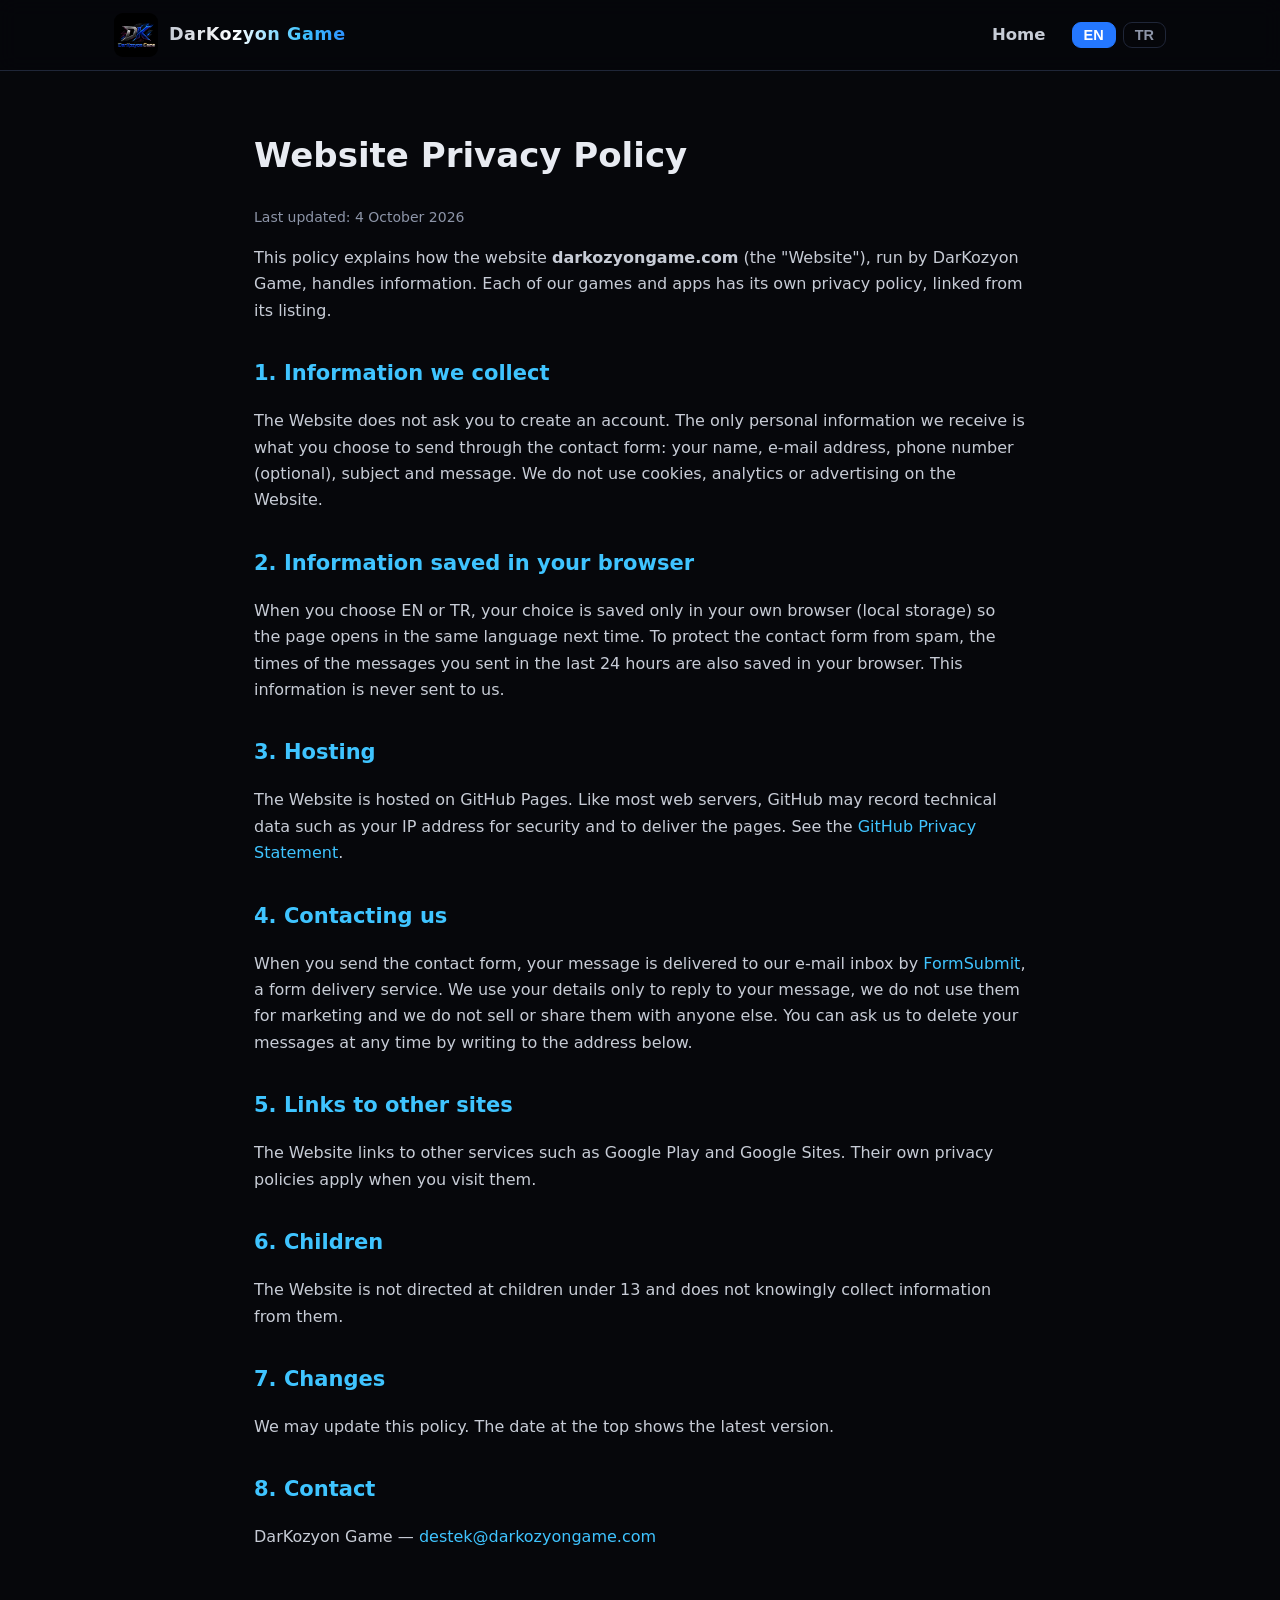
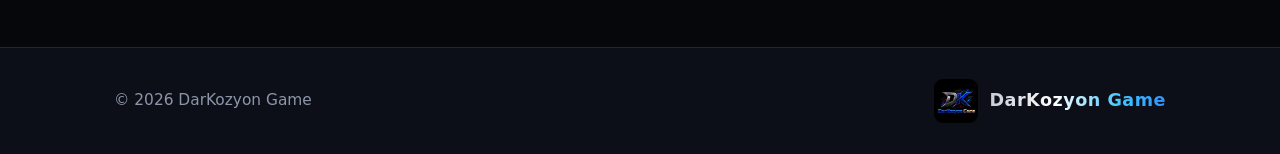
<file: privacy.html>
<!DOCTYPE html>
<html lang="en">
<head>
<meta charset="utf-8">
<meta name="viewport" content="width=device-width, initial-scale=1">
<title>DarKozyon Game</title>
<link rel="icon" href="assets/darkozyon_logo.png">
<link rel="stylesheet" href="style.css?v=20261031b">
</head>
<body class="en">

<header class="site-header">
  <nav class="nav">
    <a class="nav-brand" href="index.html">
      <img src="assets/darkozyon_logo.png" alt="DarKozyon Game logo">
      <span class="brand-text">DarKozyon Game</span>
    </a>
    <div class="nav-links">
      <a href="index.html"><span data-lang="en">Home</span><span data-lang="tr">Ana Sayfa</span></a>
    </div>
    <div class="lang">
      <button data-set="en">EN</button>
      <button data-set="tr">TR</button>
    </div>
  </nav>
</header>

<main class="doc">

  <div data-lang="en">
    <h1>Website Privacy Policy</h1>
    <p class="updated">Last updated: 4 October 2026</p>
    <p>This policy explains how the website <strong>darkozyongame.com</strong> (the "Website"), run by DarKozyon Game, handles information. Each of our games and apps has its own privacy policy, linked from its listing.</p>

    <h2>1. Information we collect</h2>
    <p>The Website does not ask you to create an account. The only personal information we receive is what you choose to send through the contact form: your name, e-mail address, phone number (optional), subject and message. We do not use cookies, analytics or advertising on the Website.</p>

    <h2>2. Information saved in your browser</h2>
    <p>When you choose EN or TR, your choice is saved only in your own browser (local storage) so the page opens in the same language next time. To protect the contact form from spam, the times of the messages you sent in the last 24 hours are also saved in your browser. This information is never sent to us.</p>

    <h2>3. Hosting</h2>
    <p>The Website is hosted on GitHub Pages. Like most web servers, GitHub may record technical data such as your IP address for security and to deliver the pages. See the <a href="https://docs.github.com/en/site-policy/privacy-policies/github-general-privacy-statement">GitHub Privacy Statement</a>.</p>

    <h2>4. Contacting us</h2>
    <p>When you send the contact form, your message is delivered to our e-mail inbox by <a href="https://formsubmit.co/privacy.pdf">FormSubmit</a>, a form delivery service. We use your details only to reply to your message, we do not use them for marketing and we do not sell or share them with anyone else. You can ask us to delete your messages at any time by writing to the address below.</p>

    <h2>5. Links to other sites</h2>
    <p>The Website links to other services such as Google Play and Google Sites. Their own privacy policies apply when you visit them.</p>

    <h2>6. Children</h2>
    <p>The Website is not directed at children under 13 and does not knowingly collect information from them.</p>

    <h2>7. Changes</h2>
    <p>We may update this policy. The date at the top shows the latest version.</p>

    <h2>8. Contact</h2>
    <p>DarKozyon Game — <a href="mailto:destek@darkozyongame.com">destek@darkozyongame.com</a></p>
  </div>

  <div data-lang="tr">
    <h1>Web Sitesi Gizlilik Politikası</h1>
    <p class="updated">Son güncelleme: 4 Ekim 2026</p>
    <p>Bu politika, DarKozyon Game tarafından yönetilen <strong>darkozyongame.com</strong> web sitesinin ("Site") bilgileri nasıl ele aldığını açıklar. Her oyunumuzun ve uygulamamızın, kendi sayfasında bağlantısı verilen ayrı bir gizlilik politikası vardır.</p>

    <h2>1. Topladığımız bilgiler</h2>
    <p>Site hesap oluşturmanızı istemez. Bize ulaşan tek kişisel bilgi, iletişim formuyla kendi isteğinizle gönderdiklerinizdir: adınız, e-posta adresiniz, telefon numaranız (isteğe bağlı), konu ve mesajınız. Sitede çerez, analiz aracı veya reklam kullanmıyoruz.</p>

    <h2>2. Tarayıcınızda saklanan bilgiler</h2>
    <p>EN veya TR seçtiğinizde, sayfanın bir sonraki ziyarette aynı dilde açılması için tercihiniz yalnızca kendi tarayıcınızda (yerel depolama) saklanır. İletişim formunu istenmeyen mesajlardan korumak için son 24 saatte gönderdiğiniz mesajların saatleri de tarayıcınızda saklanır. Bu bilgiler bize hiçbir zaman gönderilmez.</p>

    <h2>3. Barındırma</h2>
    <p>Site GitHub Pages üzerinde barındırılır. Çoğu web sunucusunda olduğu gibi GitHub, güvenlik ve sayfaları sunabilmek için IP adresiniz gibi teknik verileri kaydedebilir. Ayrıntılar için <a href="https://docs.github.com/en/site-policy/privacy-policies/github-general-privacy-statement">GitHub Gizlilik Bildirimi</a>'ne bakın.</p>

    <h2>4. Bizimle iletişim</h2>
    <p>İletişim formunu gönderdiğinizde mesajınız, bir form iletim hizmeti olan <a href="https://formsubmit.co/privacy.pdf">FormSubmit</a> aracılığıyla e-posta kutumuza ulaşır. Bilgilerinizi yalnızca mesajınıza yanıt vermek için kullanırız; pazarlama amacıyla kullanmaz, kimseye satmaz veya paylaşmayız. Mesajlarınızın silinmesini istediğiniz zaman aşağıdaki adrese yazarak talep edebilirsiniz.</p>

    <h2>5. Diğer sitelere bağlantılar</h2>
    <p>Site, Google Play ve Google Sites gibi başka hizmetlere bağlantı verir. Bu hizmetleri ziyaret ettiğinizde onların gizlilik politikaları geçerlidir.</p>

    <h2>6. Çocuklar</h2>
    <p>Site 13 yaşından küçük çocuklara yönelik değildir ve bilerek onlardan bilgi toplamaz.</p>

    <h2>7. Değişiklikler</h2>
    <p>Bu politikayı güncelleyebiliriz. En üstteki tarih en son sürümü gösterir.</p>

    <h2>8. İletişim</h2>
    <p>DarKozyon Game — <a href="mailto:destek@darkozyongame.com">destek@darkozyongame.com</a></p>
  </div>

</main>

<footer class="site-footer">
  <div class="footer-inner">
    <span>© <span id="year">2026</span> DarKozyon Game</span>
    <a class="nav-brand" href="index.html">
      <img src="assets/darkozyon_logo.png" alt="DarKozyon Game logo">
      <span class="brand-text">DarKozyon Game</span>
    </a>
  </div>
</footer>

<script src="main.js"></script>
</body>
</html>
</file>
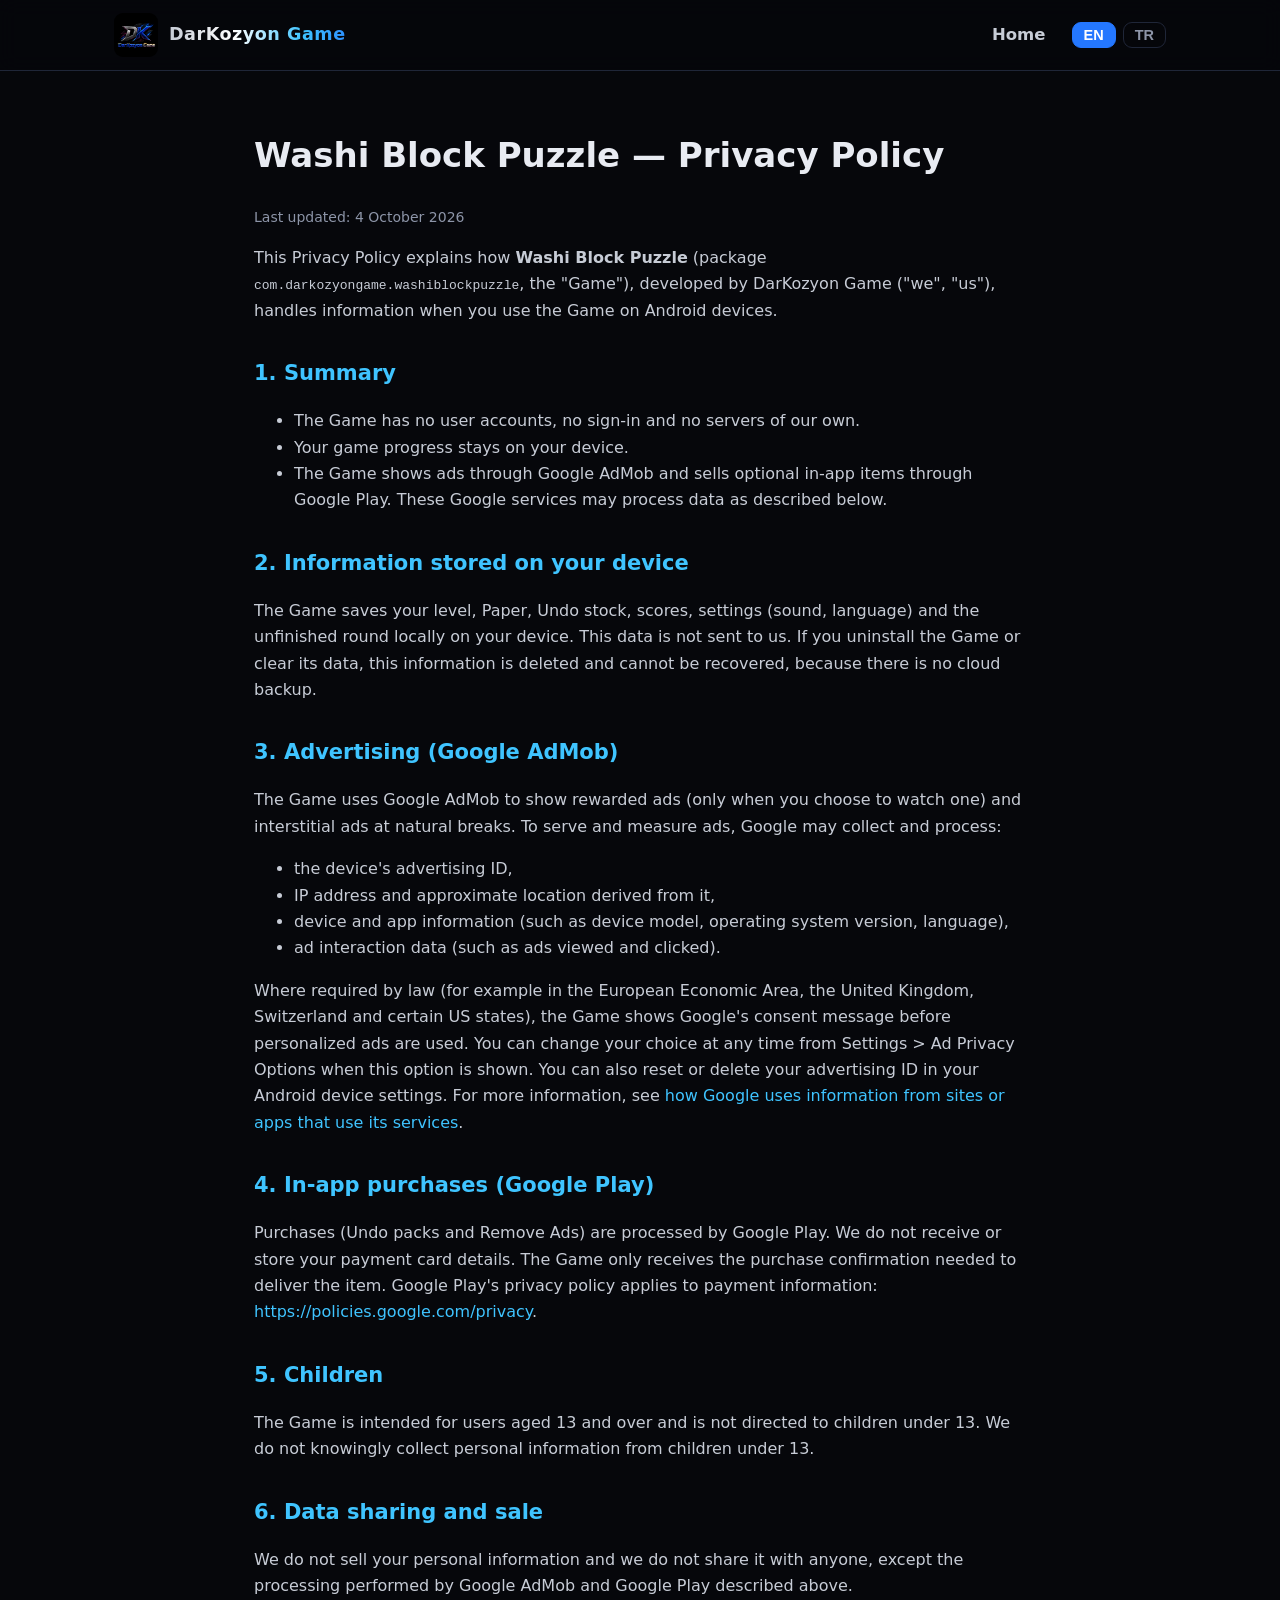
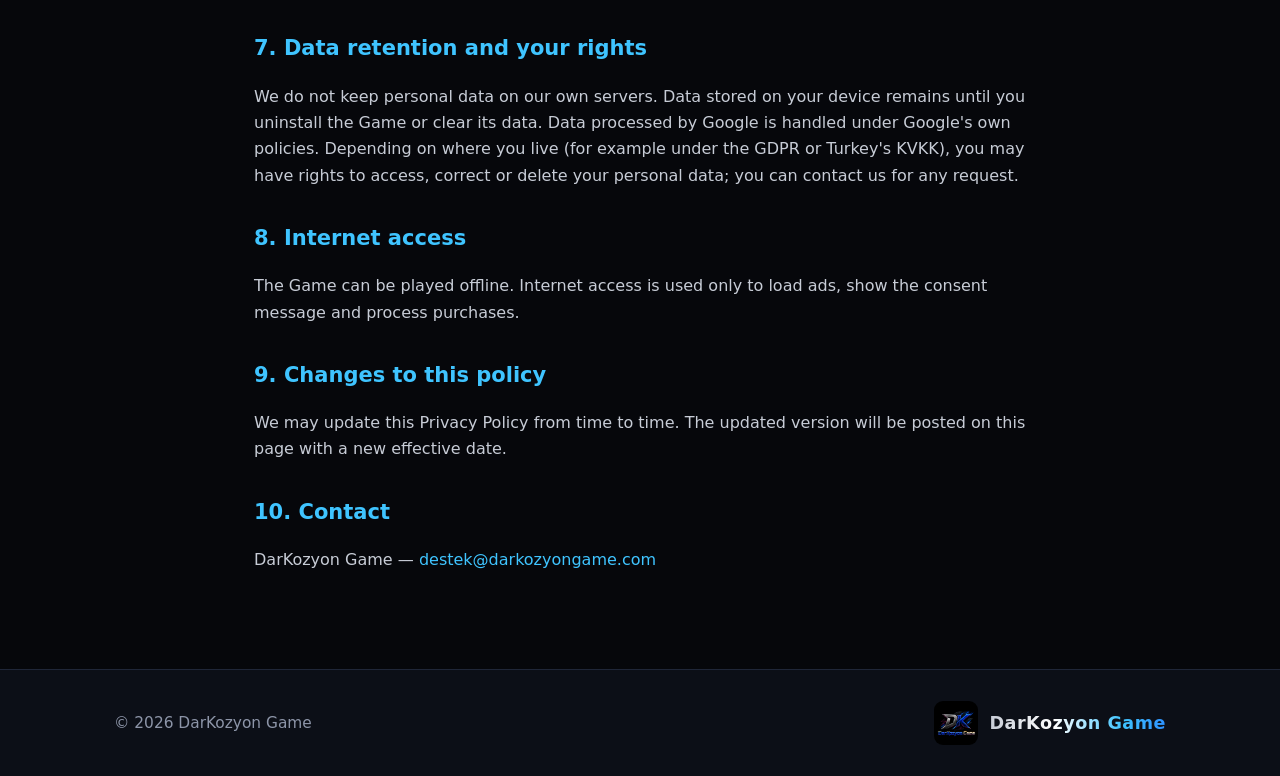
<file: washi-privacy.html>
<!DOCTYPE html>
<html lang="en">
<head>
<meta charset="utf-8">
<meta name="viewport" content="width=device-width, initial-scale=1">
<title>DarKozyon Game</title>
<link rel="icon" href="assets/darkozyon_logo.png">
<link rel="stylesheet" href="style.css?v=20261122">
</head>
<body class="en">

<header class="site-header">
  <nav class="nav">
    <a class="nav-brand" href="index.html">
      <img src="assets/darkozyon_logo.png" alt="DarKozyon Game logo">
      <span class="brand-text">DarKozyon Game</span>
    </a>
    <div class="nav-links">
      <a href="index.html"><span data-lang="en">Home</span><span data-lang="tr">Ana Sayfa</span></a>
    </div>
    <div class="lang">
      <button data-set="en">EN</button>
      <button data-set="tr">TR</button>
    </div>
  </nav>
</header>

<main class="doc">

  <div data-lang="en">
    <h1>Washi Block Puzzle — Privacy Policy</h1>
    <p class="updated">Last updated: 4 October 2026</p>
    <p>This Privacy Policy explains how <strong>Washi Block Puzzle</strong> (package <code>com.darkozyongame.washiblockpuzzle</code>, the "Game"), developed by DarKozyon Game ("we", "us"), handles information when you use the Game on Android devices.</p>

    <h2>1. Summary</h2>
    <ul>
      <li>The Game has no user accounts, no sign-in and no servers of our own.</li>
      <li>Your game progress stays on your device.</li>
      <li>The Game shows ads through Google AdMob and sells optional in-app items through Google Play. These Google services may process data as described below.</li>
    </ul>

    <h2>2. Information stored on your device</h2>
    <p>The Game saves your level, Paper, Undo stock, scores, settings (sound, language) and the unfinished round locally on your device. This data is not sent to us. If you uninstall the Game or clear its data, this information is deleted and cannot be recovered, because there is no cloud backup.</p>

    <h2>3. Advertising (Google AdMob)</h2>
    <p>The Game uses Google AdMob to show rewarded ads (only when you choose to watch one) and interstitial ads at natural breaks. To serve and measure ads, Google may collect and process:</p>
    <ul>
      <li>the device's advertising ID,</li>
      <li>IP address and approximate location derived from it,</li>
      <li>device and app information (such as device model, operating system version, language),</li>
      <li>ad interaction data (such as ads viewed and clicked).</li>
    </ul>
    <p>Where required by law (for example in the European Economic Area, the United Kingdom, Switzerland and certain US states), the Game shows Google's consent message before personalized ads are used. You can change your choice at any time from Settings &gt; Ad Privacy Options when this option is shown. You can also reset or delete your advertising ID in your Android device settings. For more information, see <a href="https://policies.google.com/technologies/partner-sites">how Google uses information from sites or apps that use its services</a>.</p>

    <h2>4. In-app purchases (Google Play)</h2>
    <p>Purchases (Undo packs and Remove Ads) are processed by Google Play. We do not receive or store your payment card details. The Game only receives the purchase confirmation needed to deliver the item. Google Play's privacy policy applies to payment information: <a href="https://policies.google.com/privacy">https://policies.google.com/privacy</a>.</p>

    <h2>5. Children</h2>
    <p>The Game is intended for users aged 13 and over and is not directed to children under 13. We do not knowingly collect personal information from children under 13.</p>

    <h2>6. Data sharing and sale</h2>
    <p>We do not sell your personal information and we do not share it with anyone, except the processing performed by Google AdMob and Google Play described above.</p>

    <h2>7. Data retention and your rights</h2>
    <p>We do not keep personal data on our own servers. Data stored on your device remains until you uninstall the Game or clear its data. Data processed by Google is handled under Google's own policies. Depending on where you live (for example under the GDPR or Turkey's KVKK), you may have rights to access, correct or delete your personal data; you can contact us for any request.</p>

    <h2>8. Internet access</h2>
    <p>The Game can be played offline. Internet access is used only to load ads, show the consent message and process purchases.</p>

    <h2>9. Changes to this policy</h2>
    <p>We may update this Privacy Policy from time to time. The updated version will be posted on this page with a new effective date.</p>

    <h2>10. Contact</h2>
    <p>DarKozyon Game — <a href="mailto:destek@darkozyongame.com">destek@darkozyongame.com</a></p>
  </div>

  <div data-lang="tr">
    <h1>Washi Block Puzzle — Gizlilik Politikası</h1>
    <p class="updated">Son güncelleme: 4 Ekim 2026</p>
    <p>Bu Gizlilik Politikası, DarKozyon Game ("biz") tarafından geliştirilen <strong>Washi Block Puzzle</strong> (paket <code>com.darkozyongame.washiblockpuzzle</code>, "Oyun") uygulamasını Android cihazlarda kullandığınızda bilgilerin nasıl işlendiğini açıklar.</p>

    <h2>1. Özet</h2>
    <ul>
      <li>Oyunda kullanıcı hesabı, giriş yapma ve bize ait bir sunucu yoktur.</li>
      <li>Oyun ilerlemeniz cihazınızda kalır.</li>
      <li>Oyun, Google AdMob üzerinden reklam gösterir ve isteğe bağlı oyun içi ürünleri Google Play üzerinden satar. Bu Google hizmetleri aşağıda açıklandığı şekilde veri işleyebilir.</li>
    </ul>

    <h2>2. Cihazınızda saklanan bilgiler</h2>
    <p>Oyun; seviyenizi, Kağıt miktarınızı, Undo stoğunuzu, skorlarınızı, ayarlarınızı (ses, dil) ve yarım kalan turu cihazınızda yerel olarak kaydeder. Bu veriler bize gönderilmez. Oyunu kaldırırsanız veya verilerini silerseniz bu bilgiler silinir ve bulut yedeği olmadığı için geri getirilemez.</p>

    <h2>3. Reklamlar (Google AdMob)</h2>
    <p>Oyun, Google AdMob ile ödüllü reklam (yalnızca siz izlemeyi seçerseniz) ve doğal molalarda geçiş reklamı gösterir. Reklamları sunmak ve ölçmek için Google şu verileri toplayabilir ve işleyebilir:</p>
    <ul>
      <li>cihazın reklam kimliği,</li>
      <li>IP adresi ve buna dayalı yaklaşık konum,</li>
      <li>cihaz ve uygulama bilgileri (cihaz modeli, işletim sistemi sürümü, dil gibi),</li>
      <li>reklam etkileşim verileri (görüntülenen ve tıklanan reklamlar gibi).</li>
    </ul>
    <p>Yasaların gerektirdiği yerlerde (örneğin Avrupa Ekonomik Alanı, Birleşik Krallık, İsviçre ve bazı ABD eyaletleri) Oyun, kişiselleştirilmiş reklamlardan önce Google'ın izin mesajını gösterir. Bu seçenek görünüyorsa tercihinizi istediğiniz zaman Ayarlar &gt; Reklam Gizlilik Seçenekleri bölümünden değiştirebilirsiniz. Reklam kimliğinizi Android cihaz ayarlarından sıfırlayabilir veya silebilirsiniz. Ayrıntılar: <a href="https://policies.google.com/technologies/partner-sites?hl=tr">Google, hizmetlerini kullanan sitelerden veya uygulamalardan gelen bilgileri nasıl kullanır</a>.</p>

    <h2>4. Oyun içi satın almalar (Google Play)</h2>
    <p>Satın almalar (Undo paketleri ve Reklamları Kaldır) Google Play tarafından işlenir. Kart bilgilerinizi almayız ve saklamayız. Oyun yalnızca ürünü teslim etmek için gereken satın alma onayını alır. Ödeme bilgileri için Google'ın gizlilik politikası geçerlidir: <a href="https://policies.google.com/privacy?hl=tr">https://policies.google.com/privacy</a>.</p>

    <h2>5. Çocuklar</h2>
    <p>Oyun 13 yaş ve üzeri kullanıcılar için tasarlanmıştır; 13 yaşından küçük çocuklara yönelik değildir. 13 yaşından küçük çocuklardan bilerek kişisel bilgi toplamayız.</p>

    <h2>6. Veri paylaşımı ve satışı</h2>
    <p>Kişisel bilgilerinizi satmayız ve yukarıda açıklanan Google AdMob ve Google Play işlemleri dışında kimseyle paylaşmayız.</p>

    <h2>7. Verilerin saklanması ve haklarınız</h2>
    <p>Kendi sunucularımızda kişisel veri tutmayız. Cihazınızda saklanan veriler, Oyunu kaldırana veya verilerini silene kadar kalır. Google tarafından işlenen veriler Google'ın kendi politikalarına tabidir. Yaşadığınız yere göre (örneğin GDPR veya 6698 sayılı KVKK kapsamında) kişisel verilerinize erişme, düzeltme veya silinmesini isteme haklarınız olabilir; her türlü talebiniz için bizimle iletişime geçebilirsiniz.</p>

    <h2>8. İnternet erişimi</h2>
    <p>Oyun internetsiz oynanabilir. İnternet yalnızca reklamları yüklemek, izin mesajını göstermek ve satın almaları işlemek için kullanılır.</p>

    <h2>9. Bu politikadaki değişiklikler</h2>
    <p>Bu Gizlilik Politikasını zaman zaman güncelleyebiliriz. Güncel sürüm, yeni yürürlük tarihiyle bu sayfada yayınlanır.</p>

    <h2>10. İletişim</h2>
    <p>DarKozyon Game — <a href="mailto:destek@darkozyongame.com">destek@darkozyongame.com</a></p>
  </div>

</main>

<footer class="site-footer">
  <div class="footer-inner">
    <span>© <span id="year">2026</span> DarKozyon Game</span>
    <a class="nav-brand" href="index.html">
      <img src="assets/darkozyon_logo.png" alt="DarKozyon Game logo">
      <span class="brand-text">DarKozyon Game</span>
    </a>
  </div>
</footer>

<script src="main.js"></script>
</body>
</html>
</file>
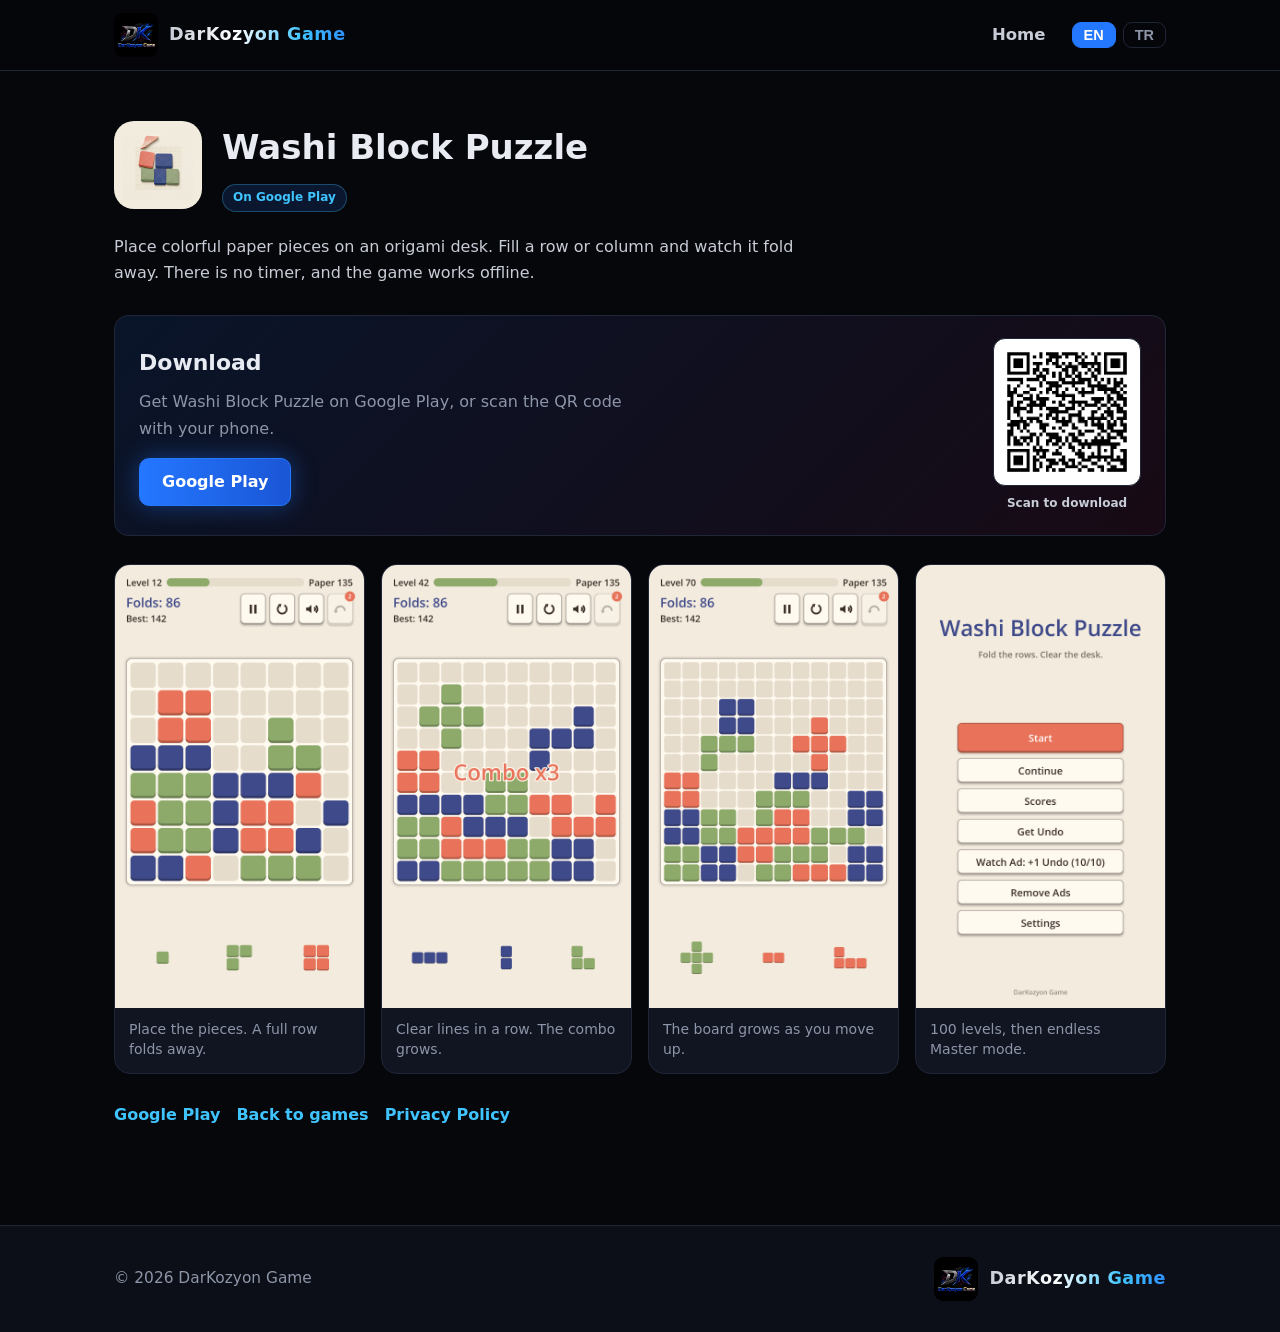
<file: washi.html>
<!DOCTYPE html>
<html lang="en">
<head>
<meta charset="utf-8">
<meta name="viewport" content="width=device-width, initial-scale=1">
<title>DarKozyon Game</title>
<meta name="description" content="Washi Block Puzzle — a calm paper block puzzle. Fill rows and columns and watch them fold away.">
<link rel="icon" href="assets/darkozyon_logo.png">
<link rel="stylesheet" href="style.css?v=20261128d">
</head>
<body class="en">

<header class="site-header">
  <nav class="nav">
    <a class="nav-brand" href="index.html">
      <img src="assets/darkozyon_logo.png" alt="DarKozyon Game logo">
      <span class="brand-text">DarKozyon Game</span>
    </a>
    <div class="nav-links">
      <a href="index.html"><span data-lang="en">Home</span><span data-lang="tr">Ana Sayfa</span></a>
    </div>
    <div class="lang">
      <button data-set="en">EN</button>
      <button data-set="tr">TR</button>
    </div>
  </nav>
</header>

<main class="game-page">
  <div class="game-top">
    <img src="assets/icon.png" alt="Washi Block Puzzle">
    <div>
      <h1>Washi Block Puzzle</h1>
      <span class="tag" data-lang="en">On Google Play</span>
      <span class="tag" data-lang="tr">Google Play'de</span>
    </div>
  </div>

  <p class="game-lead" data-lang="en">Place colorful paper pieces on an origami desk. Fill a row or column and watch it fold away. There is no timer, and the game works offline.</p>
  <p class="game-lead" data-lang="tr">Renkli kağıt parçalarını origami masasına yerleştir. Satır ya da sütunu doldur, katlanarak silinsin. Süre yok. Oyun internetsiz oynanır.</p>

  <div class="store-panel">
    <div>
      <h2 class="store-title"><span data-lang="en">Download</span><span data-lang="tr">İndir</span></h2>
      <p class="store-copy" data-lang="en">Get Washi Block Puzzle on Google Play, or scan the QR code with your phone.</p>
      <p class="store-copy" data-lang="tr">Washi Block Puzzle'u Google Play'den indirin veya QR kodu telefonunuzla tarayın.</p>
      <a class="btn btn-primary store-btn" href="https://play.google.com/store/apps/details?id=com.darkozyongame.washiblockpuzzle" target="_blank" rel="noopener noreferrer">Google Play</a>
    </div>
    <a class="store-qr store-qr-lg" href="https://play.google.com/store/apps/details?id=com.darkozyongame.washiblockpuzzle" target="_blank" rel="noopener noreferrer">
      <img src="assets/washi_play_qr.png" alt="QR code for Washi Block Puzzle on Google Play" width="148" height="148">
      <span data-lang="en">Scan to download</span>
      <span data-lang="tr">İndirmek için tara</span>
    </a>
  </div>

  <div class="shots">
    <figure class="shot">
      <img data-lang="en" src="assets/washi/01_gameplay_en.png" alt="Paper pieces on the board, ready to place">
      <img data-lang="tr" src="assets/washi/01_gameplay_tr.png" alt="Tahtaya yerleştirilmeye hazır kağıt parçaları">
      <figcaption><span data-lang="en">Place the pieces. A full row folds away.</span><span data-lang="tr">Parçaları yerleştir. Dolu satır katlanıp silinir.</span></figcaption>
    </figure>
    <figure class="shot">
      <img data-lang="en" src="assets/washi/02_combo_en.png" alt="A combo of three on the puzzle board">
      <img data-lang="tr" src="assets/washi/02_combo_tr.png" alt="Bulmaca tahtasında üçlük combo">
      <figcaption><span data-lang="en">Clear lines in a row. The combo grows.</span><span data-lang="tr">Art arda satır sil. Combo büyür.</span></figcaption>
    </figure>
    <figure class="shot">
      <img data-lang="en" src="assets/washi/03_big_board_en.png" alt="A larger board on a higher level">
      <img data-lang="tr" src="assets/washi/03_big_board_tr.png" alt="İleri seviyede daha büyük tahta">
      <figcaption><span data-lang="en">The board grows as you move up.</span><span data-lang="tr">İlerledikçe tahta büyür.</span></figcaption>
    </figure>
    <figure class="shot">
      <img data-lang="en" src="assets/washi/04_menu_en.png" alt="Washi Block Puzzle main menu">
      <img data-lang="tr" src="assets/washi/04_menu_tr.png" alt="Washi Block Puzzle ana menüsü">
      <figcaption><span data-lang="en">100 levels, then endless Master mode.</span><span data-lang="tr">100 seviye, sonra sonsuz Master modu.</span></figcaption>
    </figure>
  </div>

  <div class="game-links">
    <a href="https://play.google.com/store/apps/details?id=com.darkozyongame.washiblockpuzzle" target="_blank" rel="noopener noreferrer">Google Play</a>
    <a href="index.html"><span data-lang="en">Back to games</span><span data-lang="tr">Oyunlara dön</span></a>
    <a href="washi-privacy.html"><span data-lang="en">Privacy Policy</span><span data-lang="tr">Gizlilik Politikası</span></a>
  </div>
</main>

<footer class="site-footer">
  <div class="footer-inner">
    <span>© <span id="year">2026</span> DarKozyon Game</span>
    <a class="nav-brand" href="index.html">
      <img src="assets/darkozyon_logo.png" alt="DarKozyon Game logo">
      <span class="brand-text">DarKozyon Game</span>
    </a>
  </div>
</footer>

<script src="main.js"></script>
</body>
</html>
</file>
<file: style.css>
:root {
  --bg: #06070b;
  --bg-2: #0c0f17;
  --card: #111522;
  --line: #1f2638;
  --blue: #2477ff;
  --cyan: #3fc4ff;
  --magenta: #e0338a;
  --silver: #c7ccd6;
  --text: #e8ebf2;
  --muted: #8d95a8;
  --radius: 14px;
}

* { box-sizing: border-box; }
html { scroll-behavior: smooth; }
body {
  margin: 0;
  font-family: system-ui, -apple-system, "Segoe UI", Roboto, sans-serif;
  background: var(--bg);
  color: var(--text);
  line-height: 1.65;
  overflow-x: hidden;
  overflow-wrap: break-word;
}
a { color: var(--cyan); text-decoration: none; }
a:hover { text-decoration: underline; }
img { max-width: 100%; display: block; }

body.en [data-lang="tr"], body.tr [data-lang="en"] { display: none !important; }

/* Header */
.site-header {
  position: sticky; top: 0; z-index: 10;
  background: rgba(6, 7, 11, 0.85);
  backdrop-filter: blur(10px);
  border-bottom: 1px solid var(--line);
}
.nav {
  max-width: 1100px; margin: 0 auto; padding: 13px 24px;
  display: flex; align-items: center; gap: 26px;
}
.nav-brand { display: flex; align-items: center; gap: 11px; font-weight: 800; font-size: 17.6px; color: var(--text); letter-spacing: 0.5px; }
.nav-brand img {
  width: 44px; height: 44px; border-radius: 9px;
  animation: brand-icon-pulse 3.2s ease-in-out infinite;
}
.nav-brand:hover { text-decoration: none; }
.brand-text {
  background: linear-gradient(90deg, var(--silver) 0%, #ffffff 15%, var(--cyan) 30%, var(--blue) 45%,
    var(--magenta) 60%, #ffffff 75%, var(--silver) 100%);
  background-size: 250% 100%;
  -webkit-background-clip: text; background-clip: text; color: transparent;
  animation: brand-flow 6s linear infinite, brand-glow 3.2s ease-in-out infinite;
}
.nav-brand:hover img, .nav-brand:hover .brand-text { animation-play-state: paused; }

@keyframes brand-flow { from { background-position: 0% 50%; } to { background-position: 250% 50%; } }
@keyframes brand-glow {
  0%, 100% { filter: drop-shadow(0 0 2px rgba(36, 119, 255, 0.4)); }
  50% { filter: drop-shadow(0 0 8px rgba(63, 196, 255, 0.85)) drop-shadow(0 0 14px rgba(224, 51, 138, 0.35)); }
}
@keyframes brand-icon-pulse {
  0%, 100% { box-shadow: 0 0 6px rgba(36, 119, 255, 0.35); }
  50% { box-shadow: 0 0 16px rgba(63, 196, 255, 0.8), 0 0 26px rgba(224, 51, 138, 0.35); }
}
.nav-links { display: flex; gap: 22px; margin-left: auto; flex-wrap: wrap; }
.nav-links a { color: var(--silver); font-weight: 600; font-size: 16.5px; }
.nav-links a:hover { color: var(--cyan); text-decoration: none; }
.lang { display: flex; gap: 7px; }
.lang button {
  border: 1px solid var(--line); background: transparent; color: var(--muted);
  font-weight: 700; font-size: 14.5px; padding: 4px 11px; border-radius: 9px; cursor: pointer;
}
.lang button.active { background: var(--blue); border-color: var(--blue); color: #fff; }

/* Layout */
main { max-width: 1100px; margin: 0 auto; padding: 0 24px; }
section { padding: 72px 0; border-bottom: 1px solid var(--line); }
section:last-of-type { border-bottom: none; }
.section-title { font-size: 30px; margin: 0 0 8px; }
.section-title::after {
  content: ""; display: block; width: 64px; height: 4px; margin-top: 10px; border-radius: 2px;
  background: linear-gradient(90deg, var(--blue), var(--magenta));
}
.section-lead { color: var(--muted); margin: 16px 0 32px; max-width: 720px; }

/* Hero */
.hero {
  display: grid; grid-template-columns: 1fr 1fr; gap: 40px; align-items: center;
  padding: 64px 0 80px;
}
@property --ring-angle {
  syntax: "<angle>";
  initial-value: 0deg;
  inherits: false;
}
.logo-stage {
  position: relative; width: 100%; max-width: 460px; aspect-ratio: 1; justify-self: center;
  perspective: 900px; animation: logo-float 6s ease-in-out infinite;
}
.logo-tilt {
  position: absolute; inset: 0; transform-style: preserve-3d;
  transition: transform 0.25s ease-out;
}
.logo-ring, .logo-ring::after {
  position: absolute; inset: -3px; border-radius: 27px;
  background: conic-gradient(from var(--ring-angle),
    var(--blue), transparent 22%, var(--magenta) 40%, transparent 58%, var(--cyan) 78%, var(--blue));
  animation: ring-spin 5s linear infinite;
}
.logo-ring::after { content: ""; inset: -14px; filter: blur(28px); opacity: 0.75; }
.logo-frame {
  position: absolute; inset: 0; border-radius: 24px; overflow: hidden; background: #000;
  animation: logo-pulse 3.2s ease-in-out infinite;
}
.hero-logo { width: 100%; height: 100%; object-fit: cover; animation: logo-glow 3.2s ease-in-out infinite; }
.logo-shine {
  position: absolute; inset: -20%; pointer-events: none; mix-blend-mode: screen;
  background: linear-gradient(115deg, transparent 40%, rgba(255, 255, 255, 0.12) 47%,
    rgba(120, 180, 255, 0.45) 50%, rgba(255, 255, 255, 0.12) 53%, transparent 60%);
  transform: translateX(-100%);
  animation: logo-shine 4.8s ease-in-out infinite;
}
.spark {
  position: absolute; width: 6px; height: 6px; border-radius: 50%; pointer-events: none;
  background: var(--cyan); box-shadow: 0 0 10px 2px var(--cyan); opacity: 0;
  animation: spark-rise 4s ease-in infinite;
}
.spark:nth-of-type(even) { background: var(--magenta); box-shadow: 0 0 10px 2px var(--magenta); }
.s1 { left: 8%;  bottom: 6%;  animation-delay: 0s; }
.s2 { left: 22%; bottom: -2%; animation-delay: 1.3s; width: 4px; height: 4px; }
.s3 { left: 40%; bottom: 3%;  animation-delay: 2.6s; }
.s4 { left: 58%; bottom: -3%; animation-delay: 0.7s; width: 4px; height: 4px; }
.s5 { left: 74%; bottom: 5%;  animation-delay: 2s; }
.s6 { left: 90%; bottom: 0%;  animation-delay: 3.2s; width: 5px; height: 5px; }
.s7 { left: 96%; bottom: 40%; animation-delay: 1.8s; width: 4px; height: 4px; }
.s8 { left: 2%;  bottom: 45%; animation-delay: 3.6s; width: 5px; height: 5px; }

@keyframes ring-spin { to { --ring-angle: 360deg; } }
@keyframes logo-float { 0%, 100% { transform: translateY(0); } 50% { transform: translateY(-12px); } }
@keyframes logo-pulse {
  0%, 100% { box-shadow: 0 0 40px rgba(36, 119, 255, 0.35), 0 0 90px rgba(224, 51, 138, 0.12); }
  50% { box-shadow: 0 0 70px rgba(63, 196, 255, 0.55), 0 0 140px rgba(224, 51, 138, 0.3); }
}
@keyframes logo-glow {
  0%, 100% { filter: brightness(1) saturate(1); }
  50% { filter: brightness(1.18) saturate(1.25); }
}
@keyframes logo-shine {
  0%, 55% { transform: translateX(-100%); }
  85%, 100% { transform: translateX(100%); }
}
@keyframes spark-rise {
  0% { opacity: 0; transform: translateY(0) scale(0.6); }
  15% { opacity: 1; }
  100% { opacity: 0; transform: translateY(-260px) scale(1.2); }
}
@media (prefers-reduced-motion: reduce) {
  .logo-stage, .logo-ring, .logo-ring::after, .logo-frame, .hero-logo, .logo-shine, .spark,
  .nav-brand img, .brand-text { animation: none; }
}
.hero h1 { font-size: 44px; line-height: 1.15; margin: 0; }
.hero h1 .accent { background: linear-gradient(90deg, var(--blue), var(--cyan)); -webkit-background-clip: text; background-clip: text; color: transparent; }
.hero p { color: var(--muted); font-size: 18px; margin: 20px 0 28px; }
.buttons { display: flex; gap: 12px; flex-wrap: wrap; }
.btn {
  display: inline-block; padding: 12px 22px; border-radius: 10px; font-weight: 700;
  border: 1px solid var(--blue); color: #fff;
}
.btn:hover { text-decoration: none; filter: brightness(1.15); }
.btn-primary { background: linear-gradient(90deg, var(--blue), #1a56d6); box-shadow: 0 0 24px rgba(36, 119, 255, 0.4); }
.btn-ghost { background: transparent; color: var(--silver); border-color: var(--line); }

/* Cards */
.grid { display: grid; grid-template-columns: repeat(auto-fill, minmax(min(300px, 100%), 1fr)); gap: 20px; }
.card {
  background: var(--card); border: 1px solid var(--line); border-radius: var(--radius);
  padding: 24px; transition: border-color 0.2s, transform 0.2s;
  display: flex; flex-direction: column; height: 100%;
}
.card:hover { border-color: var(--blue); transform: translateY(-2px); }
.card h3 { margin: 0 0 8px; font-size: 20px; }
.card p { color: var(--muted); margin: 0 0 12px; }
.card-head { display: flex; gap: 16px; align-items: center; margin-bottom: 14px; }
.card-head img { width: 72px; height: 72px; border-radius: 16px; }
.card-head .placeholder {
  width: 72px; height: 72px; border-radius: 16px; display: grid; place-items: center;
  background: var(--bg-2); border: 1px dashed var(--line); color: var(--muted); font-size: 28px;
}
.tag {
  display: inline-block; font-size: 12px; font-weight: 700; padding: 3px 10px; border-radius: 999px;
  background: rgba(36, 119, 255, 0.15); color: var(--cyan); border: 1px solid rgba(63, 196, 255, 0.3);
}
.tag.soon { background: rgba(224, 51, 138, 0.12); color: #ff6fb0; border-color: rgba(224, 51, 138, 0.35); }
.card-links {
  display: flex; gap: 16px; flex-wrap: wrap; font-size: 14px; font-weight: 600;
  margin-top: auto; padding-top: 12px;
}
a.card-head { color: inherit; }
a.card-head:hover { text-decoration: none; }

.game-page { max-width: 1100px; margin: 0 auto; padding: 48px 24px 72px; }
.game-top { display: flex; gap: 20px; align-items: center; }
.game-top img { width: 88px; height: 88px; max-width: 88px; flex: 0 0 88px; object-fit: cover; border-radius: 20px; }
.game-top h1 { margin: 0 0 8px; font-size: 34px; }
.game-lead { color: var(--silver); max-width: 720px; margin: 22px 0 28px; }
.shots { display: grid; grid-template-columns: repeat(4, 1fr); gap: 16px; margin: 0 0 28px; }
.shot { margin: 0; background: var(--card); border: 1px solid var(--line); border-radius: 16px; overflow: hidden; }
.shot img { width: 100%; height: auto; }
.shot figcaption { padding: 12px 14px 14px; color: var(--muted); font-size: 14px; line-height: 1.4; }
.game-links { display: flex; gap: 16px; flex-wrap: wrap; font-weight: 600; }
.store-row {
  display: flex; align-items: center; gap: 16px; flex-wrap: nowrap;
  margin: auto 0 0; padding-bottom: 24px;
}
.card .store-row + .card-links { margin-top: 0; }
.store-panel {
  display: flex; align-items: center; justify-content: space-between; gap: 24px; flex-wrap: wrap;
  margin: 0 0 28px; padding: 22px 24px; border: 1px solid var(--line); border-radius: var(--radius);
  background: linear-gradient(135deg, rgba(36, 119, 255, 0.12), rgba(224, 51, 138, 0.08));
}
.store-title { margin: 0 0 8px; font-size: 22px; }
.store-copy { margin: 0 0 16px; color: var(--muted); max-width: 520px; }
.store-btn {
  display: inline-flex; align-items: center; justify-content: center;
  height: 48px; flex: 0 0 auto;
}
.store-qr {
  display: inline-flex; flex-direction: column; align-items: center; gap: 8px;
  color: var(--silver); font-size: 12px; font-weight: 700; text-align: center;
}
.store-qr:hover { color: var(--cyan); text-decoration: none; }
.store-qr img {
  width: 88px; height: 88px; border-radius: 12px; background: #fff;
  border: 1px solid var(--line); padding: 6px; box-sizing: border-box;
}
.store-qr-lg,
.store-panel .store-qr {
  position: static; display: inline-flex; flex-direction: column; align-items: center;
  gap: 8px; flex: 0 0 auto; width: auto; height: auto;
}
.store-qr-lg img,
.store-panel .store-qr img { width: 148px; height: 148px; padding: 8px; }
.store-panel .store-qr > span {
  position: static; left: auto; top: auto; transform: none; white-space: normal;
}
.store-row .store-qr {
  position: relative; display: block; flex: 0 0 88px; width: 88px; height: 88px; gap: 0;
}
.store-row .store-qr > span {
  position: absolute; left: 50%; transform: translateX(-50%);
  top: calc(100% + 6px); white-space: nowrap;
}
.icon { font-size: 26px; margin-bottom: 10px; color: var(--cyan); }

/* About */
.about { display: grid; grid-template-columns: 2fr 1fr; gap: 32px; align-items: start; }
.about p { color: var(--silver); }
.values { list-style: none; padding: 0; margin: 0; display: grid; gap: 12px; }
.values li { background: var(--card); border: 1px solid var(--line); border-left: 3px solid var(--blue); border-radius: 10px; padding: 12px 16px; color: var(--silver); }

/* Contact */
.contact { display: grid; grid-template-columns: 1fr 1fr; gap: 32px; }
.contact form { display: grid; gap: 12px; }
.contact input, .contact textarea {
  width: 100%; padding: 12px 14px; border-radius: 10px; border: 1px solid var(--line);
  background: var(--bg-2); color: var(--text); font: inherit;
}
.contact input:focus, .contact textarea:focus { outline: none; border-color: var(--blue); }
.contact textarea { min-height: 140px; resize: vertical; }
.contact button { cursor: pointer; font: inherit; }
.contact button:disabled { opacity: 0.6; cursor: wait; }
.honey { position: absolute; left: -9999px; width: 1px; height: 1px; opacity: 0; }
.form-status { margin: 0; min-height: 1.4em; font-weight: 600; color: var(--muted); }
.form-status.ok { color: #5fd38d; }
.form-status.error { color: #ff6f8a; }
.note { font-size: 13px; color: var(--muted); }
.social-row { margin: 16px 0 0; }
.social-link {
  display: inline-flex; align-items: center; gap: 10px;
  color: var(--cyan); font-weight: 700; text-decoration: none;
}
.social-link:hover { color: #fff; text-decoration: none; }
.social-icon { width: 22px; height: 22px; flex-shrink: 0; }
.footer-social { color: var(--silver); }
.footer-social:hover { color: var(--cyan); }
.footer-social .social-icon { width: 18px; height: 18px; }

/* Footer */
.site-footer { border-top: 1px solid var(--line); background: var(--bg-2); margin-top: 24px; }
.footer-inner {
  max-width: 1100px; margin: 0 auto; padding: 31px 24px;
  display: flex; gap: 26px; align-items: center; justify-content: space-between; flex-wrap: wrap;
  color: var(--muted); font-size: 15.4px;
}
.footer-links { display: flex; gap: 20px; flex-wrap: wrap; }
.footer-links a { color: var(--silver); }

/* Privacy page */
.doc { max-width: 820px; margin: 0 auto; padding: 56px 24px; }
.doc h1 { font-size: 34px; margin-top: 0; }
.doc h2 { font-size: 21px; margin-top: 32px; color: var(--cyan); }
.doc p, .doc li { color: var(--silver); }
.doc .updated { color: var(--muted); font-size: 14px; }

@media (max-width: 860px) {
  .hero, .about, .contact { grid-template-columns: 1fr; }
  .shots { grid-template-columns: repeat(2, 1fr); }
  .game-top h1 { font-size: 28px; }
  .hero { padding-top: 32px; text-align: center; }
  .hero .buttons { justify-content: center; }
  .hero h1 { font-size: 34px; }
  .nav { flex-wrap: wrap; gap: 12px; }
  .nav-links { order: 3; width: 100%; margin-left: 0; gap: 14px; font-size: 14px; }
  .lang { margin-left: auto; }
}
@media (max-width: 600px) {
  .nav { padding: 10px 14px; gap: 8px; }
  .nav-brand { font-size: 15.5px; gap: 9px; }
  .nav-brand img { width: 36px; height: 36px; }
  .lang button { font-size: 12.5px; padding: 3px 9px; }
  .nav-links {
    flex-wrap: nowrap; justify-content: space-between; gap: 4px;
    padding-top: 8px; border-top: 1px solid var(--line);
    overflow-x: auto; scrollbar-width: none;
  }
  .nav-links::-webkit-scrollbar { display: none; }
  .nav-links a { font-size: 12px; white-space: nowrap; }
}
</file>
